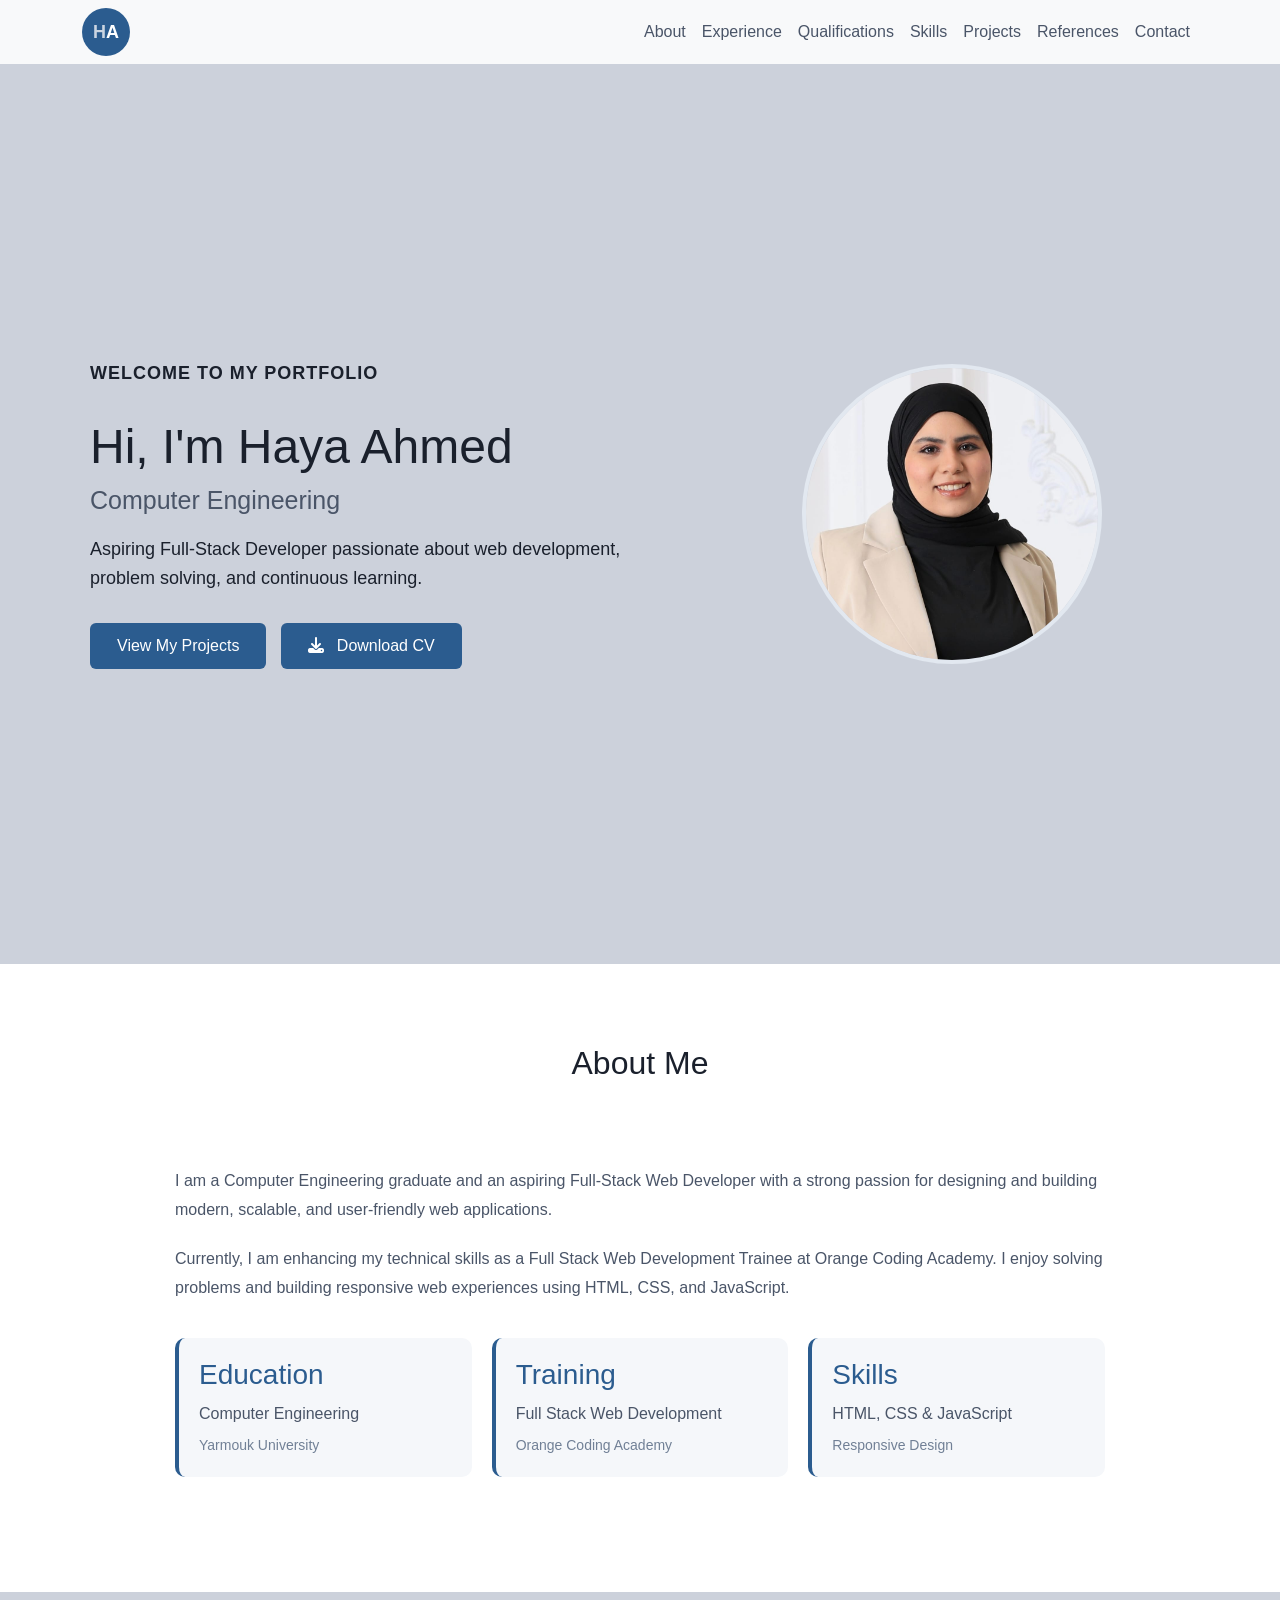
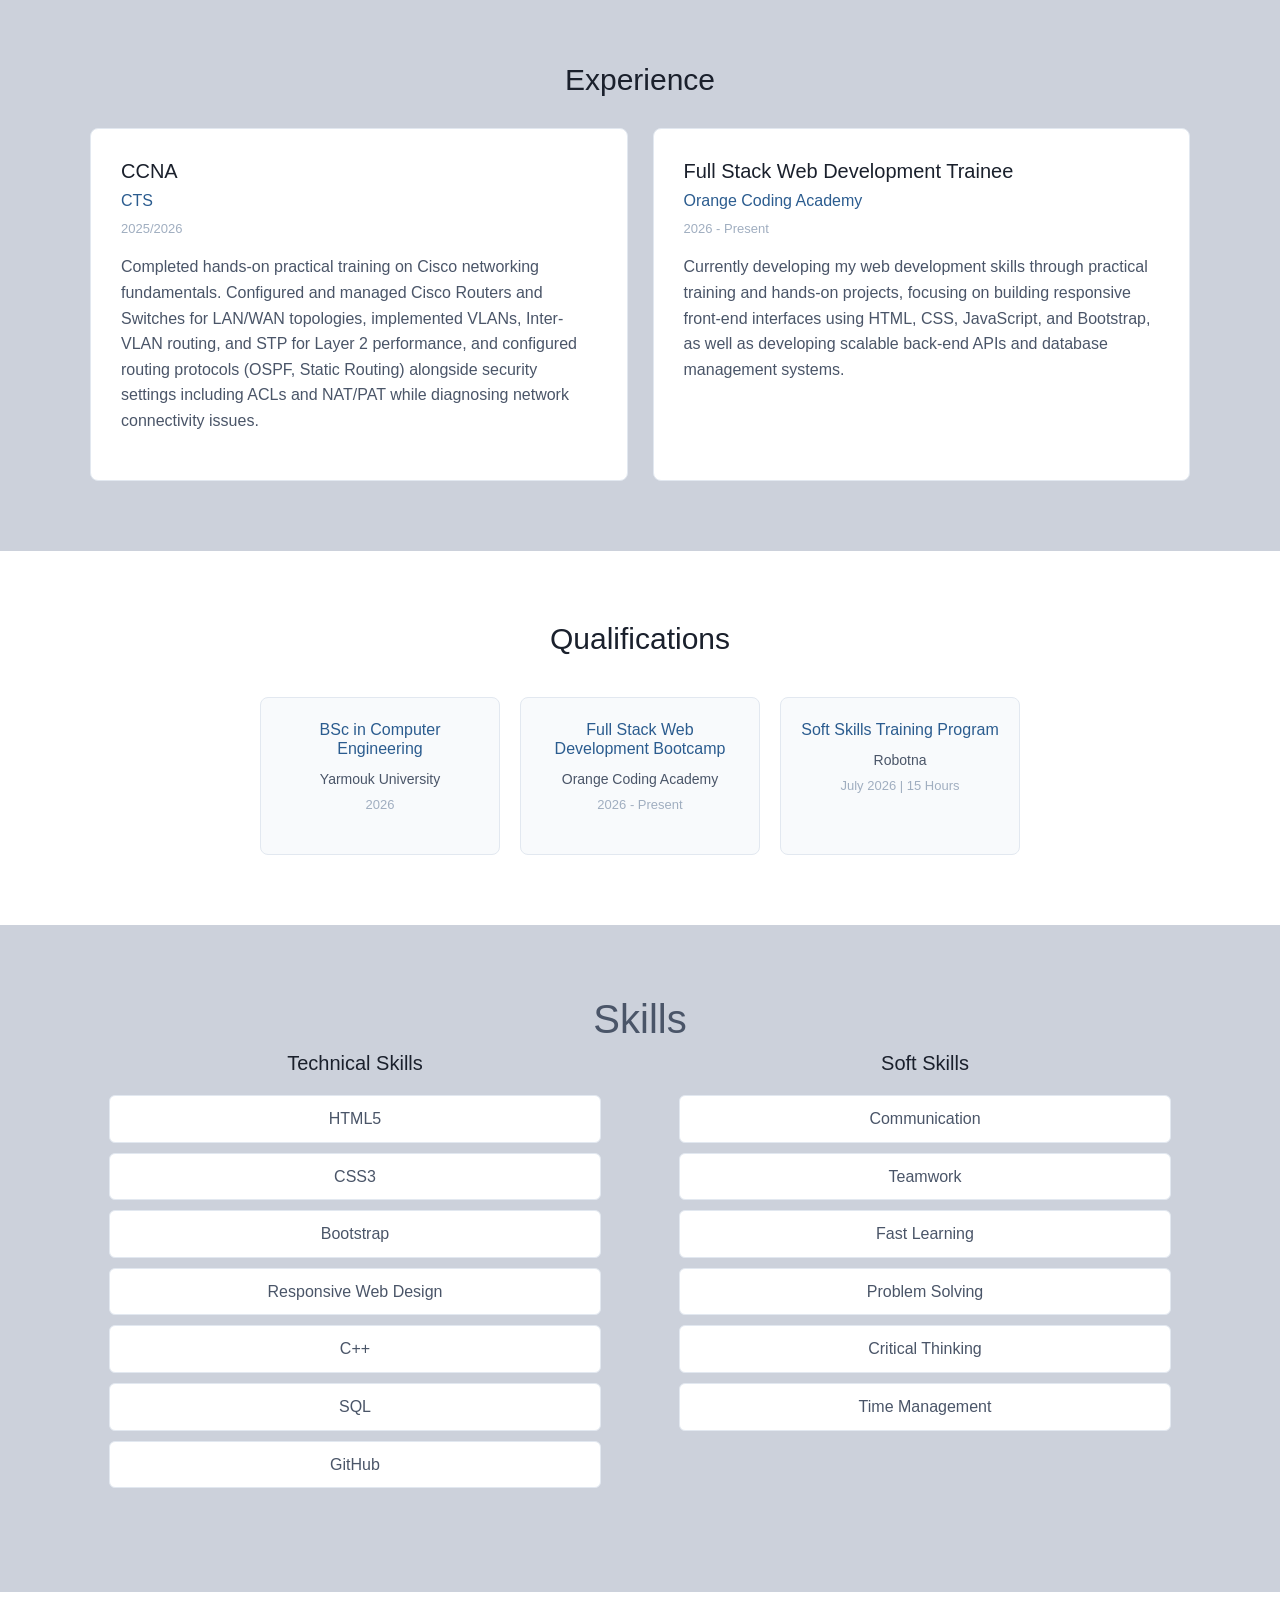
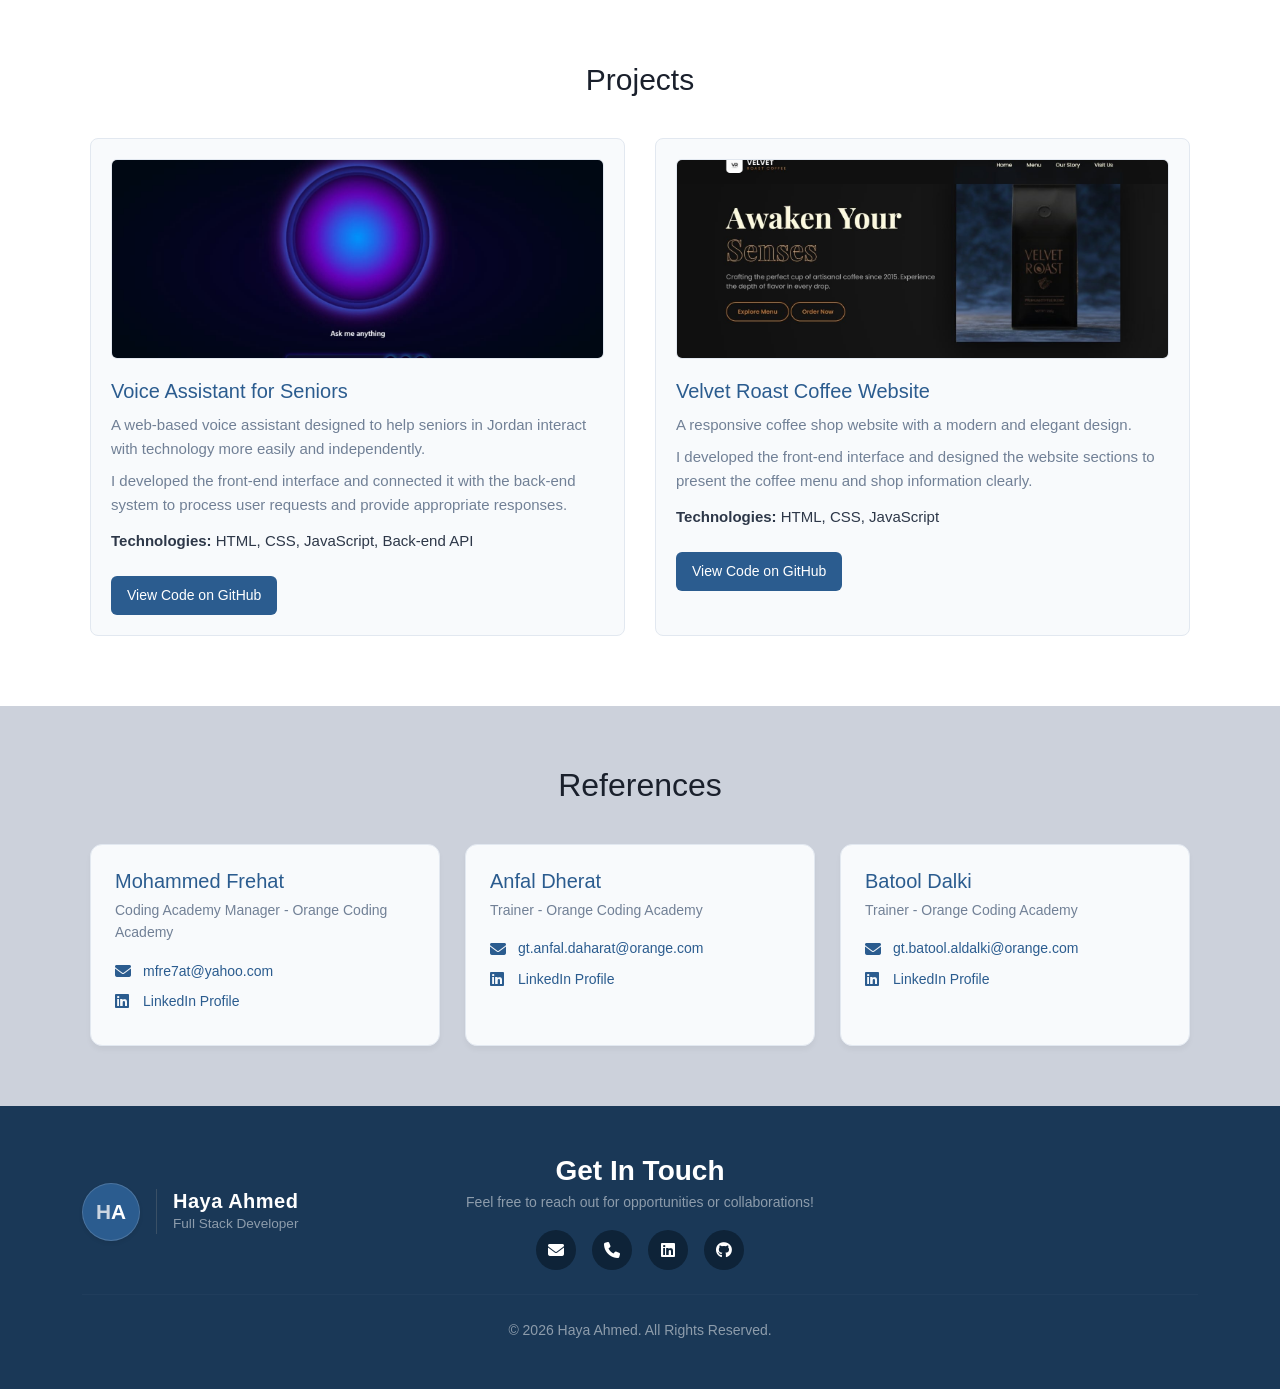
<file: index.html>
<!DOCTYPE html>
<html lang="en">

<head>
    <meta charset="UTF-8">
    <meta name="viewport" content="width=device-width, initial-scale=1.0">
    <title>Haya Ahmed | Portfolio</title>
    
    <!-- Bootstrap CSS -->
    <link href="https://cdn.jsdelivr.net/npm/bootstrap@5.3.2/dist/css/bootstrap.min.css" rel="stylesheet">

    <!-- Font Awesome Icons -->
    <link rel="stylesheet" href="https://cdnjs.cloudflare.com/ajax/libs/font-awesome/6.4.0/css/all.min.css">

    <link rel="stylesheet" href="style.css">
</head>

<body>

    <nav class="navbar navbar-expand-lg bg-body-tertiary sticky-top">
        <div class="container">
            <!-- Logo -->
            <a class="navbar-brand rounded-circle text-white d-flex align-items-center justify-content-center" 
            href="#" 
            style="width: 48px; height: 48px; background-color: #0d427a;">
            <span style="color: #cbd5e1;">H</span>A
            </a>

            <!-- Bootstrap Burger Button -->
            <button class="navbar-toggler" type="button" data-bs-toggle="collapse" data-bs-target="#navbarNav" aria-controls="navbarNav" aria-expanded="false" aria-label="Toggle navigation">
            <span class="navbar-toggler-icon"></span>
            </button>

            <!-- Links -->
            <div class="collapse navbar-collapse" id="navbarNav">
            <ul class="navbar-nav ms-auto text-center">
                <li class="nav-item"><a class="nav-link" href="#about">About</a></li>
                <li class="nav-item"><a class="nav-link" href="#experience">Experience</a></li>
                <li class="nav-item"><a class="nav-link" href="#qualifications">Qualifications</a></li>
                <li class="nav-item"><a class="nav-link" href="#skills">Skills</a></li>
                <li class="nav-item"><a class="nav-link" href="#projects">Projects</a></li>
                <li class="nav-item"><a class="nav-link" href="#references">References</a></li>
                <li class="nav-item"><a class="nav-link" href="#contact">Contact</a></li>
            </ul>
            </div>
        </div>
    </nav>

    <!-- Hero Section -->
    <section class="hero">
        <div class="container">
            <div class="hero-content">
                <div class="hero-text">
                    <p class="welcome">WELCOME TO MY PORTFOLIO</p>
                    <h1>Hi, I'm Haya Ahmed</h1>
                    <h2>Computer Engineering</h2>
                    <p>
                        Aspiring Full-Stack Developer passionate about web development,
                        problem solving, and continuous learning.
                    </p>
                    <div class="hero-buttons">
                        <a href="#projects" class="btn btn-primary-custom">View My Projects</a>
                       
                        <a href="Haya_ComputerEng (3).pdf" target="_blank" download="Haya_Ahmed_CV.pdf" class="btn btn-outline-custom">
                            <i class="fa-solid fa-download me-2"></i> Download CV
                        </a>
                    </div>
                </div>
                <div class="hero-image">
                    <img src="image/image1.jpeg" alt="Haya Ahmed">
                </div>
            </div>
        </div>
    </section>
    <section id="about" class="about">
        <div class="container">

            <h2>About Me</h2>

            <div class="about-card">

                <div class="about-text">
                    <p>
                        I am a Computer Engineering graduate and an aspiring
                        Full-Stack Web Developer with a strong passion for
                        designing and building modern, scalable, and
                        user-friendly web applications.
                    </p>

                    <p>
                        Currently, I am enhancing my technical skills as a
                        Full Stack Web Development Trainee at Orange Coding
                        Academy. I enjoy solving problems and building
                        responsive web experiences using HTML, CSS, and JavaScript.
                    </p>
                </div>

                <div class="about-info">

                    <div class="info-box">
                        <h3>Education</h3>
                        <p>Computer Engineering</p>
                        <span>Yarmouk University</span>
                    </div>

                    <div class="info-box">
                        <h3>Training</h3>
                        <p>Full Stack Web Development</p>
                        <span>Orange Coding Academy</span>
                    </div>

                    <div class="info-box">
                        <h3>Skills</h3>
                        <p>HTML, CSS & JavaScript</p>
                        <span>Responsive Design</span>
                    </div>

                </div>

            </div>

        </div>
    </section>
        <!-- Experience Section -->
        <section id="experience" class="experience">
            <div class="container">
                <h2>Experience</h2>
                
                <div class="experience-grid">
                    <div class="experience-card">
                        <h3>CCNA</h3>
                        <h4>CTS</h4>
                        <p class="date">2025/2026</p>
                        <p>
                            Completed hands-on practical training on Cisco networking fundamentals. 
                            Configured and managed Cisco Routers and Switches for LAN/WAN topologies, implemented VLANs, Inter-VLAN routing, and STP for Layer 2 performance, and configured routing protocols (OSPF, Static Routing)
                            alongside security settings including ACLs and NAT/PAT while diagnosing network connectivity issues.
                        </p>
                    </div>
                    <div class="experience-card">
                        <h3>Full Stack Web Development Trainee</h3>
                        <h4>Orange Coding Academy</h4>
                        <p class="date">2026 - Present</p>
                        <p>
                            Currently developing my web development skills through practical training and hands-on projects,
                            focusing on building responsive front-end interfaces using HTML, CSS, JavaScript, and Bootstrap, as well as developing scalable back-end APIs 
                            and database management systems.
                        </p>
                    </div>
                </div>
            </div>
        </section>

    <!-- Qualifications Section -->
    <section id="qualifications" class="qualifications">
        <div class="container">
            <h2>Qualifications</h2>
            <div class="qualification-container">
                <div class="qualification-card">
                    <h3>BSc in Computer Engineering</h3>
                    <p class="institution">Yarmouk University</p>
                    <p class="date">2026</p>
                </div>
                <div class="qualification-card">
                    <h3>Full Stack Web Development Bootcamp</h3>
                    <p class="institution">Orange Coding Academy</p>
                    <p class="date">2026 - Present</p>
                </div>

                <div class="qualification-card">
                    <h3>Soft Skills Training Program</h3>
                    <p class="institution">Robotna</p>
                    <p class="date">July 2026 | 15 Hours</p>
                </div>
            </div>
        </div>
    </section>

    <!-- Skills Section -->
    <section id="skills" class="skills">
        <div class="container">
            <h1>Skills</h1>
            <div class="row">
                <!-- Technical Skills -->
                <div class="col-6 mb-4">
                    <h3>Technical Skills</h3>
                    <div class="skill-box">HTML5</div>
                    <div class="skill-box">CSS3</div>
                    <div class="skill-box">Bootstrap</div>
                    <div class="skill-box">Responsive Web Design</div>
                    <div class="skill-box">C++</div>
                    <div class="skill-box">SQL</div>
                    <div class="skill-box">GitHub</div>
                </div>
                <!-- Soft Skills -->
                <div class="col-6 mb-4">
                    <h3>Soft Skills</h3>
                    <div class="skill-box">Communication</div>
                    <div class="skill-box">Teamwork</div>
                    <div class="skill-box">Fast Learning</div>
                    <div class="skill-box">Problem Solving</div>
                    <div class="skill-box">Critical Thinking</div>
                    <div class="skill-box">Time Management</div>
                    
                </div>
            </div>
        </div>
    </section>

    <!-- Projects Section -->
    <section id="projects" class="projects">
        <div class="container">
            <h2>Projects</h2>
            <div class="projects-grid">
                
                <!-- Project Card 1 -->
                <div class="project-card">
                    <div class="project-image">
                        <img id="main-project-img-1" src="image/image2.jpg" alt="Voice Assistant Main Interface">
                    </div>
                    
                    <div class="project-info">
                        <h3>Voice Assistant for Seniors</h3>
                        <p>
                            A web-based voice assistant designed to help seniors in
                            Jordan interact with technology more easily and independently.
                        </p>
                        <p>
                            I developed the front-end interface and connected it with
                            the back-end system to process user requests and provide
                            appropriate responses.
                        </p>
                        <p class="tech-stack">
                            <strong>Technologies:</strong> HTML, CSS, JavaScript, Back-end API
                        </p>
                        
                        <a href="https://github.com/Haya155/Task1" target="_blank" class="github-link">
                            View Code on GitHub
                        </a>
                    </div>
                </div>

                <!-- Project Card 2 -->
                <div class="project-card">
                    <div class="project-image">
                    <img id="main-project-img-2" src="image/7a7a59bf-4442-433d-9dd3-db227d00484e.jpg" alt="Project 2 Interface">
                    </div>
                    
                    <div class="project-info">
                        <h3>Velvet Roast Coffee Website</h3>
                        <p>
                            A responsive coffee shop website with a modern and elegant design.
                        </p>
                        <p>
                            I developed the front-end interface and designed the website sections to present the coffee menu and shop information clearly.
                        </p>
                        <p class="tech-stack">
                            <strong>Technologies:</strong> HTML, CSS, JavaScript
                        </p>
                        
                       
                        <a href="https://github.com/Haya155/task2_css" target="_blank" class="github-link">
                            View Code on GitHub
                        </a>
                    </div>
                </div>

            </div>
        </div>
    </section>
    <!-- References Section -->
   
    <section id="references" class="references">
        <div class="container">
            <h2>References</h2>
            
            <div class="references-grid">
                <div class="reference-card">
                    <h3>Mohammed Frehat</h3>
                    <p class="role">Coding Academy Manager - Orange Coding Academy</p>
                    <p><i class="fa-solid fa-envelope"></i>
                        <a href="https://mail.google.com/mail/?view=cm&fs=1&to=mfre7at@yahoo.com" target="_blank">mfre7at@yahoo.com</a>
                    </p>
                    <p><i class="fa-brands fa-linkedin"></i>
                        <a href="https://www.linkedin.com/in/mohammed-frehat-9222402b/" target="_blank">LinkedIn Profile</a>
                    </p>
                </div>

                <div class="reference-card">
                    <h3>Anfal Dherat</h3>
                    <p class="role">Trainer - Orange Coding Academy</p>
                    <p><i class="fa-solid fa-envelope"></i>
                        <a href="https://mail.google.com/mail/?view=cm&fs=1&to=gt.anfal.daharat@orange.com" target="_blank">gt.anfal.daharat@orange.com</a>
                    </p>
                    <p><i class="fa-brands fa-linkedin"></i>
                        <a href="https://www.linkedin.com/in/anfal-dherat/" target="_blank">LinkedIn Profile</a>
                    </p>
                </div>

                <div class="reference-card">
                    <h3>Batool Dalki</h3>
                    <p class="role">Trainer - Orange Coding Academy</p>
                    <p><i class="fa-solid fa-envelope"></i>
                        <a href="https://mail.google.com/mail/?view=cm&fs=1&to=gt.batool.aldalki@orange.com" target="_blank">gt.batool.aldalki@orange.com</a>
                    </p>
                    <p><i class="fa-brands fa-linkedin"></i>
                        <a href="https://www.linkedin.com/in/batool-walid-b33894228/" target="_blank">LinkedIn Profile</a>
                    </p>
                </div>
            </div>

        </div>
    </section>
<!-- Footer / Contact Section -->
    <footer id="contact" class="text-white py-5">
        <div class="container">
            
            <div class="row align-items-center gy-4">
                
                <div class="col-lg-4 text-start">
                    <div class="d-inline-flex align-items-center gap-3">
                        <a class="navbar-brand rounded-circle text-white d-flex align-items-center justify-content-center flex-shrink-0 shadow-sm" 
                           href="#" 
                           style="width: 58px; height: 58px; background-color: #0d427a; font-size: 1.3rem; font-weight: bold; border: 1px solid rgba(255,255,255,0.15);">
                           <span style="color: #cbd5e1;">H</span>A
                        </a>
                        <div class="border-start border-secondary ps-3" style="--bs-border-opacity: .4;">
                            <h5 class="fw-bold mb-0 text-white" style="letter-spacing: 0.5px;">Haya Ahmed</h5>
                            <p class="text-white-50 small mb-0" style="font-size: 0.85rem;">Full Stack Developer</p>
                        </div>
                    </div>
                </div>
                <div class="col-lg-4 text-center">
                    <h3 class="fw-bold mb-1">Get In Touch</h3>
                    <p class="text-white-50 small mb-3">Feel free to reach out for opportunities or collaborations!</p>
                    
                    <div class="d-flex justify-content-center gap-3">
                        <a href="https://mail.google.com/mail/?view=cm&fs=1&to=hayamoh152002@gmail.com" target="_blank" class="btn btn-social rounded-circle d-flex align-items-center justify-content-center" title="Email">
                            <i class="fa-solid fa-envelope"></i>
                        </a>
                        <a href="tel:0779352571" class="btn btn-social rounded-circle d-flex align-items-center justify-content-center" title="Phone">
                            <i class="fa-solid fa-phone"></i>
                        </a>
                        <a href="https://www.linkedin.com/in/haya-ahmed-5a1314333" target="_blank" class="btn btn-social rounded-circle d-flex align-items-center justify-content-center" title="LinkedIn">
                            <i class="fa-brands fa-linkedin"></i>
                        </a>
                        <a href="https://github.com/Haya155" target="_blank" class="btn btn-social rounded-circle d-flex align-items-center justify-content-center" title="GitHub">
                            <i class="fa-brands fa-github"></i>
                        </a>
                    </div>
                </div>
                <div class="col-lg-4 d-none d-lg-block"></div>

            </div>

         
            <hr class="my-4" style="border-color: rgba(255, 255, 255, 0.1);">

            <div class="text-center">
                <p class="text-white-50 small mb-0">
                    © 2026 Haya Ahmed. All Rights Reserved.
                </p>
            </div>

        </div>
    </footer>
    <script src="https://cdn.jsdelivr.net/npm/bootstrap@5.3.2/dist/js/bootstrap.bundle.min.js"></script>
</html>
</file>
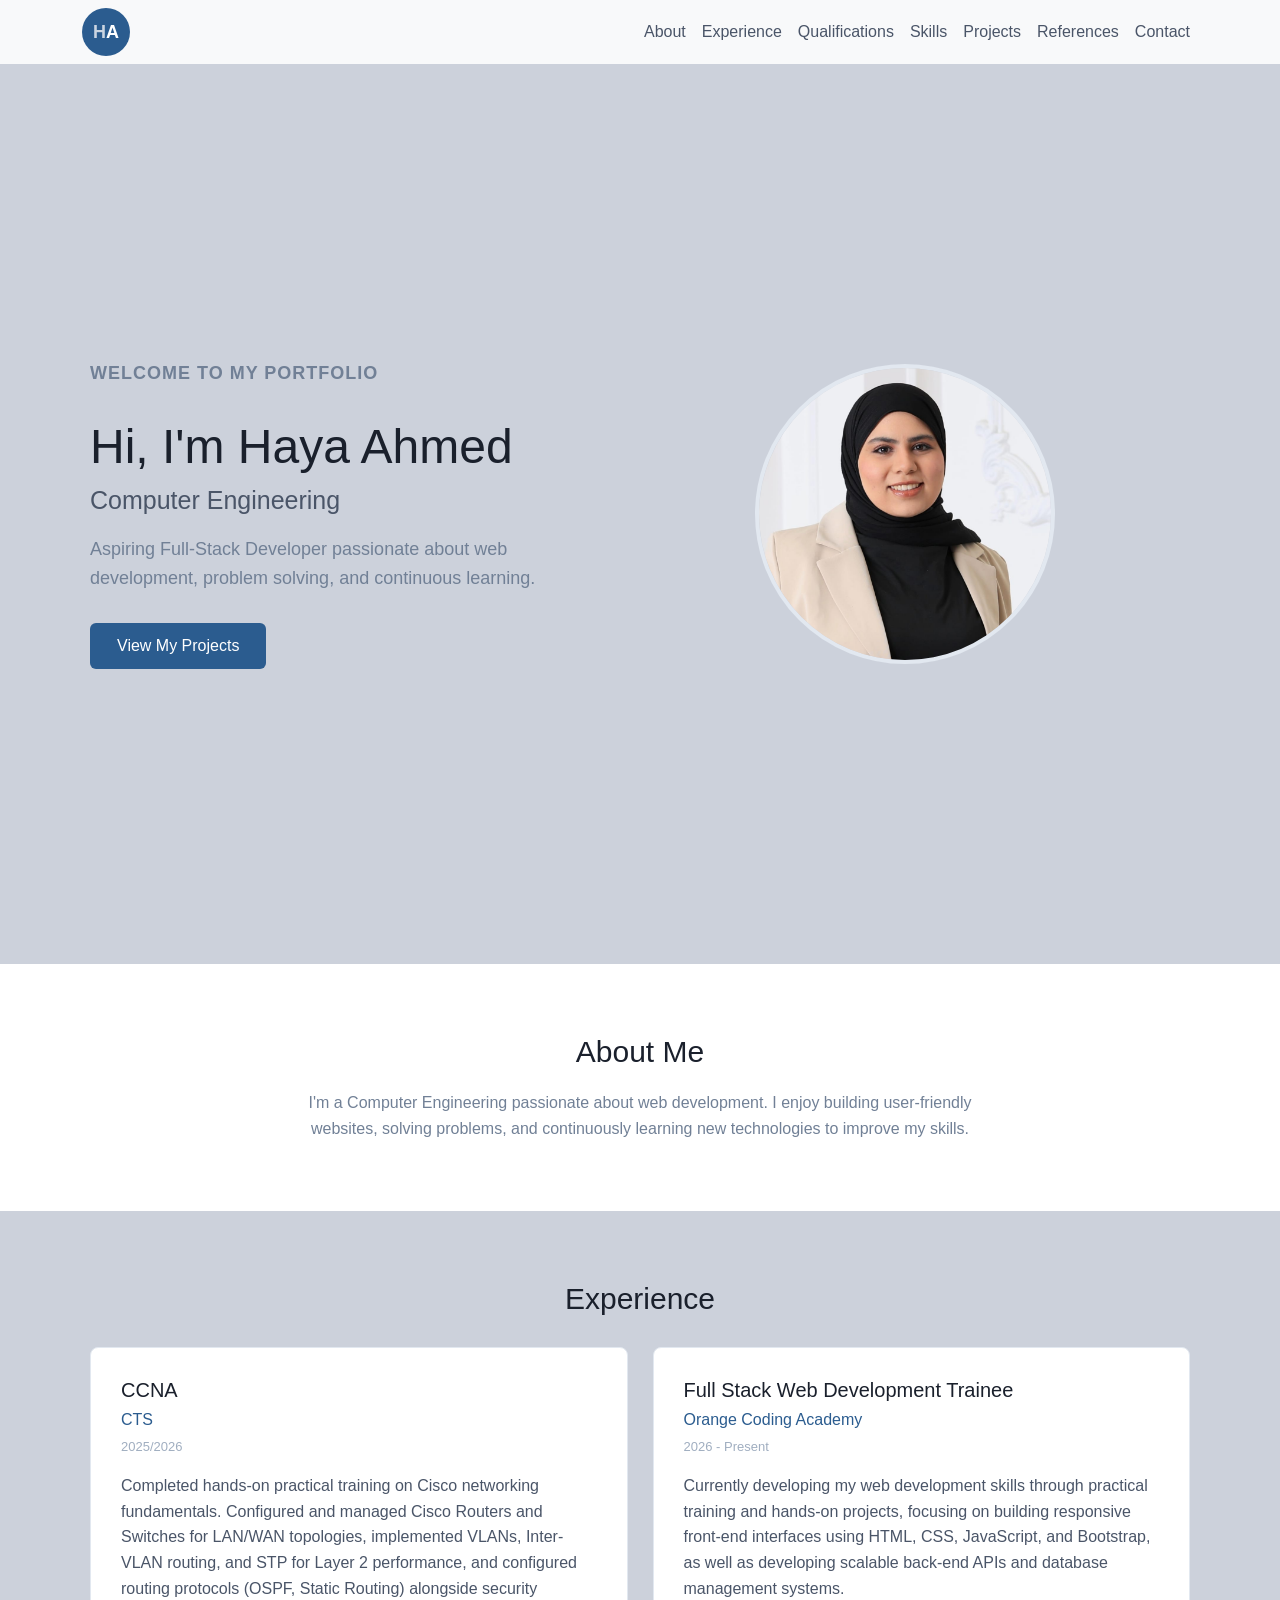
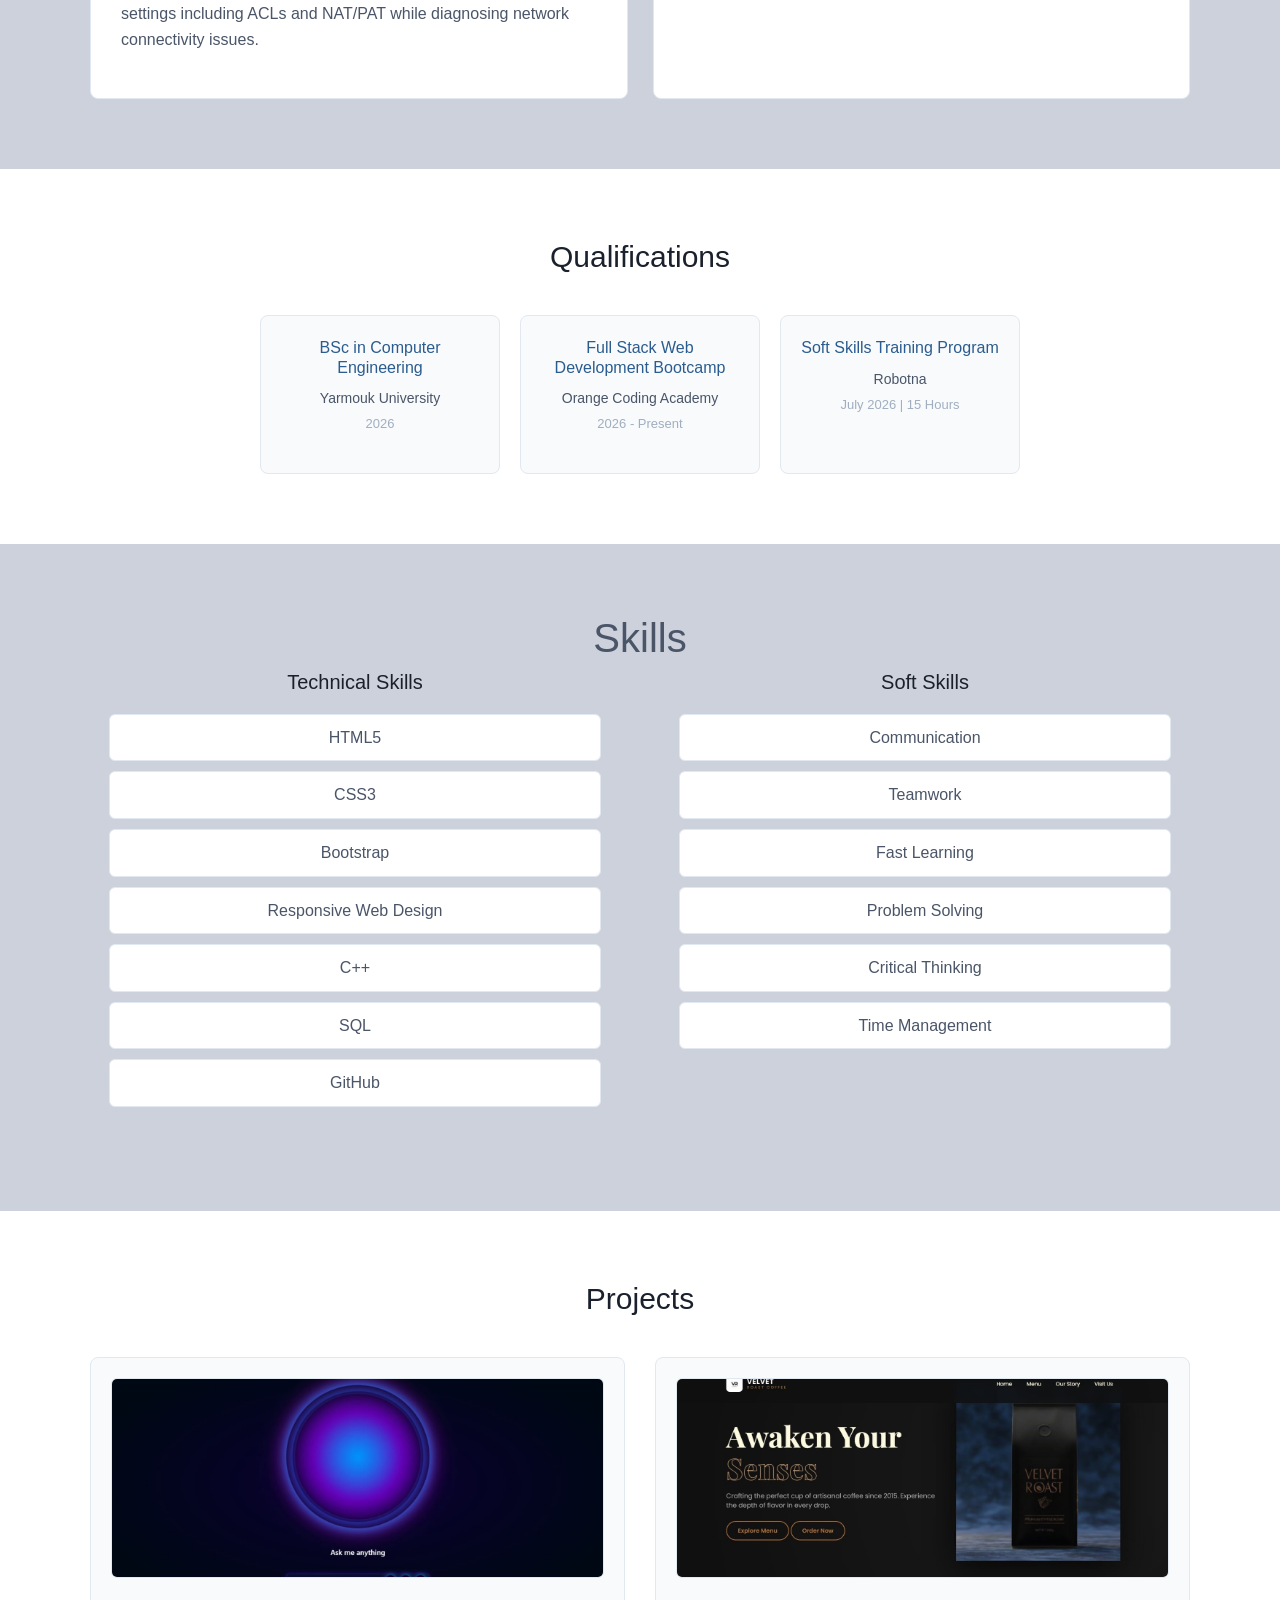
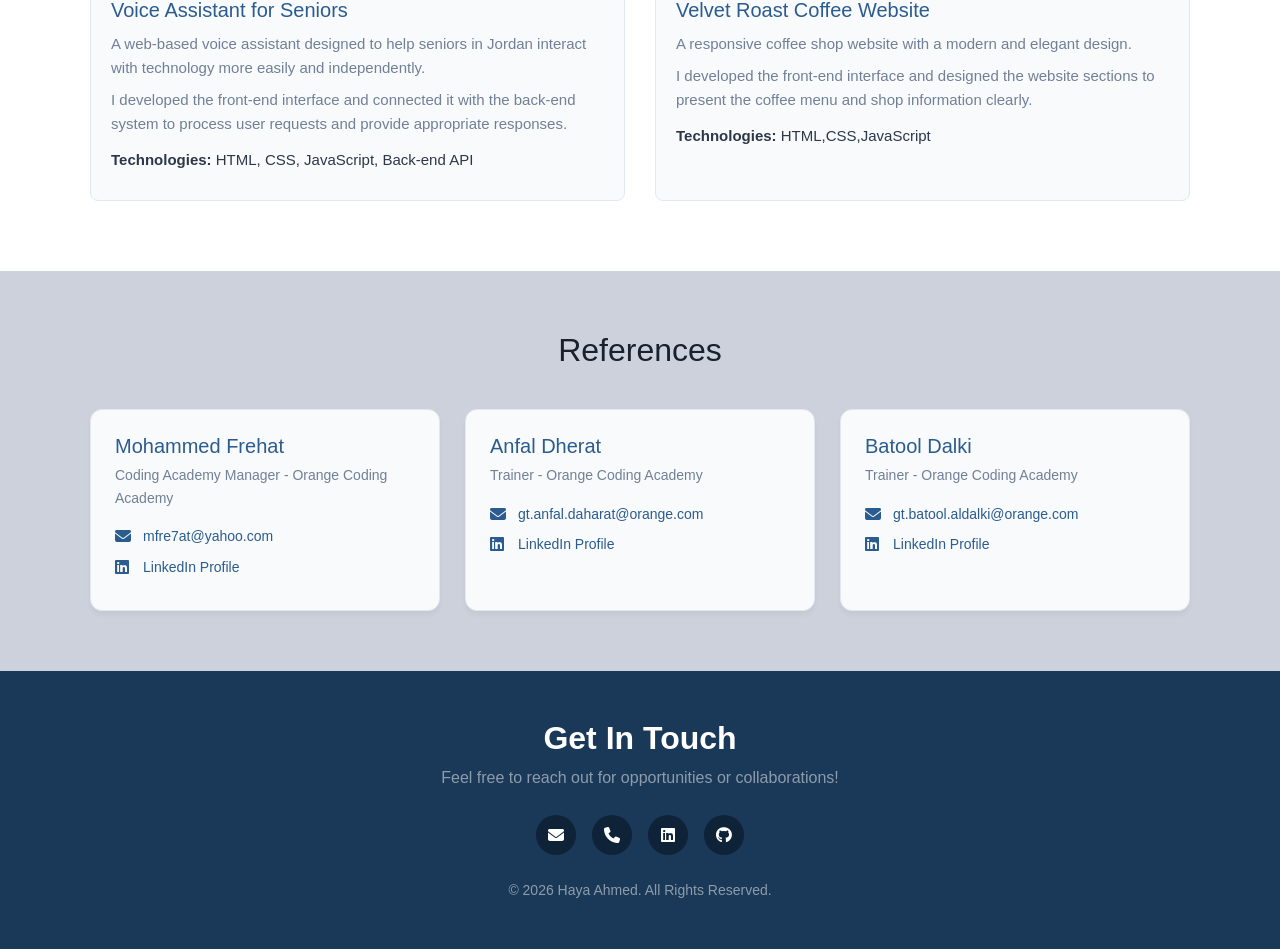
<file: project1-portfolio/index.html>
<!DOCTYPE html>
<html lang="en">

<head>
    <meta charset="UTF-8">
    <meta name="viewport" content="width=device-width, initial-scale=1.0">
    <title>Haya Ahmeed | Portfolio</title>
    
    <!-- Bootstrap CSS -->
    <link href="https://cdn.jsdelivr.net/npm/bootstrap@5.3.2/dist/css/bootstrap.min.css" rel="stylesheet">

    <!-- Font Awesome Icons -->
    <link rel="stylesheet" href="https://cdnjs.cloudflare.com/ajax/libs/font-awesome/6.4.0/css/all.min.css">

    <link rel="stylesheet" href="style.css">
</head>

<body>

    <nav class="navbar navbar-expand-lg bg-body-tertiary sticky-top">
        <div class="container">
            <!-- Logo -->
            <a class="navbar-brand rounded-circle text-white d-flex align-items-center justify-content-center" 
            href="#" 
            style="width: 48px; height: 48px; background-color: #0d427a;">
            <span style="color: #cbd5e1;">H</span>A
            </a>

            <!-- Bootstrap Burger Button -->
            <button class="navbar-toggler" type="button" data-bs-toggle="collapse" data-bs-target="#navbarNav" aria-controls="navbarNav" aria-expanded="false" aria-label="Toggle navigation">
            <span class="navbar-toggler-icon"></span>
            </button>

            <!-- Links -->
            <div class="collapse navbar-collapse" id="navbarNav">
            <ul class="navbar-nav ms-auto text-center">
                <li class="nav-item"><a class="nav-link" href="#about">About</a></li>
                <li class="nav-item"><a class="nav-link" href="#experience">Experience</a></li>
                <li class="nav-item"><a class="nav-link" href="#qualifications">Qualifications</a></li>
                <li class="nav-item"><a class="nav-link" href="#skills">Skills</a></li>
                <li class="nav-item"><a class="nav-link" href="#projects">Projects</a></li>
                <li class="nav-item"><a class="nav-link" href="#references">References</a></li>
                <li class="nav-item"><a class="nav-link" href="#contact">Contact</a></li>
            </ul>
            </div>
        </div>
    </nav>

    <!-- Hero Section -->
    <section class="hero">
        <div class="container">
            <div class="hero-content">
                <div class="hero-text">
                    <p class="welcome">WELCOME TO MY PORTFOLIO</p>
                    <h1>Hi, I'm Haya Ahmed</h1>
                    <h2>Computer Engineering</h2>
                    <p>
                        Aspiring Full-Stack Developer passionate about web development,
                        problem solving, and continuous learning.
                    </p>
                    <a href="#projects" class="btn">View My Projects</a>
                </div>
                <div class="hero-image">
                    <img src="image/image1.jpeg" alt="Haya Ahmed">
                </div>
            </div>
        </div>
    </section>

    <!-- About Section -->
    <section id="about" class="about">
        <div class="container">
            <h2>About Me</h2>
            <p>
                I'm a Computer Engineering passionate about web development.
                I enjoy building user-friendly websites, solving problems, and
                continuously learning new technologies to improve my skills.
            </p>
        </div>
    </section>


    <!-- Experience Section -->
    <section id="experience" class="experience">
        <div class="container">
            <h2>Experience</h2>
             
            <div class="experience-grid">
                <div class="experience-card">
                    <h3>CCNA</h3>
                    <h4>CTS</h4>
                    <p class="date">2025/2026</p>
                    <p>
                        Completed hands-on practical training on Cisco networking fundamentals. 
                        Configured and managed Cisco Routers and Switches for LAN/WAN topologies, implemented VLANs, Inter-VLAN routing, and STP for Layer 2 performance, and configured routing protocols (OSPF, Static Routing)
                        alongside security settings including ACLs and NAT/PAT while diagnosing network connectivity issues.
                    </p>
                </div>
                <div class="experience-card">
                    <h3>Full Stack Web Development Trainee</h3>
                    <h4>Orange Coding Academy</h4>
                    <p class="date">2026 - Present</p>
                    <p>
                        Currently developing my web development skills through practical training and hands-on projects,
                        focusing on building responsive front-end interfaces using HTML, CSS, JavaScript, and Bootstrap, as well as developing scalable back-end APIs 
                        and database management systems.
                    </p>
                </div>
            </div>
        </div>
    </section>

    <!-- Qualifications Section -->
    <section id="qualifications" class="qualifications">
        <div class="container">
            <h2>Qualifications</h2>
            <div class="qualification-container">
                <div class="qualification-card">
                    <h3>BSc in Computer Engineering</h3>
                    <p class="institution">Yarmouk University</p>
                    <p class="date">2026</p>
                </div>
                <div class="qualification-card">
                    <h3>Full Stack Web Development Bootcamp</h3>
                    <p class="institution">Orange Coding Academy</p>
                    <p class="date">2026 - Present</p>
                </div>

                <div class="qualification-card">
                    <h3>Soft Skills Training Program</h3>
                    <p class="institution">Robotna</p>
                    <p class="date">July 2026 | 15 Hours</p>
                </div>
            </div>
        </div>
    </section>

    <!-- Skills Section -->
    <section id="skills" class="skills">
        <div class="container">
            <h1>Skills</h1>
            <div class="row">
                <!-- Technical Skills -->
                <div class="col-6 mb-4">
                    <h3>Technical Skills</h3>
                    <div class="skill-box">HTML5</div>
                    <div class="skill-box">CSS3</div>
                    <div class="skill-box">Bootstrap</div>
                    <div class="skill-box">Responsive Web Design</div>
                    <div class="skill-box">C++</div>
                    <div class="skill-box">SQL</div>
                    <div class="skill-box">GitHub</div>
                </div>
                <!-- Soft Skills -->
                <div class="col-6 mb-4">
                    <h3>Soft Skills</h3>
                    <div class="skill-box">Communication</div>
                    <div class="skill-box">Teamwork</div>
                    <div class="skill-box">Fast Learning</div>
                    <div class="skill-box">Problem Solving</div>
                    <div class="skill-box">Critical Thinking</div>
                    <div class="skill-box">Time Management</div>
                    
                </div>
            </div>
        </div>
    </section>

    <!-- Projects Section -->
    <section id="projects" class="projects">
        <div class="container">
            <h2>Projects</h2>
            <div class="projects-grid">
                
                <!-- Project Card 1 -->
                <div class="project-card">
                    <div class="project-image">
                        <img id="main-project-img-1" src="image/image2.jpg" alt="Voice Assistant Main Interface">
                        
                    </div>
                    
                    <div class="project-info">
                        <h3>Voice Assistant for Seniors</h3>
                        <p>
                            A web-based voice assistant designed to help seniors in
                            Jordan interact with technology more easily and independently.
                        </p>
                        <p>
                            I developed the front-end interface and connected it with
                            the back-end system to process user requests and provide
                            appropriate responses.
                        </p>
                        <p class="tech-stack">
                            <strong>Technologies:</strong> HTML, CSS, JavaScript, Back-end API
                        </p>
                    </div>
                </div>

                <!-- Project Card 2 -->
                <div class="project-card">
                    <div class="project-image">
                       <img id="main-project-img-2" src="image/7a7a59bf-4442-433d-9dd3-db227d00484e.jpg" alt="Project 2 Interface">
                       
                    </div>
                    
                    <div class="project-info">
                        <h3>Velvet Roast Coffee Website</h3>
                        <p>
                            A responsive coffee shop website with a modern and elegant design.
                        </p>
                        <p>
                            I developed the front-end interface and designed the website sections to present the coffee menu and shop information clearly.
                        </p>
                        <p class="tech-stack">
                            <strong>Technologies:</strong>  HTML,CSS,JavaScript
                        </p>
                    </div>
                </div>


            </div>
        </div>
    </section>

    <!-- References Section -->
   
    <section id="references" class="references">
        <div class="container">
            <h2>References</h2>
            
            <div class="references-grid">
                <div class="reference-card">
                    <h3>Mohammed Frehat</h3>
                    <p class="role">Coding Academy Manager - Orange Coding Academy</p>
                    <p><i class="fa-solid fa-envelope"></i>
                        <a href="https://mail.google.com/mail/?view=cm&fs=1&to=mfre7at@yahoo.com" target="_blank">mfre7at@yahoo.com</a>
                    </p>
                    <p><i class="fa-brands fa-linkedin"></i>
                        <a href="https://www.linkedin.com/in/mohammed-frehat-9222402b/" target="_blank">LinkedIn Profile</a>
                    </p>
                </div>

                <div class="reference-card">
                    <h3>Anfal Dherat</h3>
                    <p class="role">Trainer - Orange Coding Academy</p>
                    <p><i class="fa-solid fa-envelope"></i>
                        <a href="https://mail.google.com/mail/?view=cm&fs=1&to=gt.anfal.daharat@orange.com" target="_blank">gt.anfal.daharat@orange.com</a>
                    </p>
                    <p><i class="fa-brands fa-linkedin"></i>
                        <a href="https://www.linkedin.com/in/anfal-dherat/" target="_blank">LinkedIn Profile</a>
                    </p>
                </div>

                <div class="reference-card">
                    <h3>Batool Dalki</h3>
                    <p class="role">Trainer - Orange Coding Academy</p>
                    <p><i class="fa-solid fa-envelope"></i>
                        <a href="https://mail.google.com/mail/?view=cm&fs=1&to=gt.batool.aldalki@orange.com" target="_blank">gt.batool.aldalki@orange.com</a>
                    </p>
                    <p><i class="fa-brands fa-linkedin"></i>
                        <a href="https://www.linkedin.com/in/batool-walid-b33894228/" target="_blank">LinkedIn Profile</a>
                    </p>
                </div>
            </div>

        </div>
    </section>

    <!-- Footer / Contact Section -->
   
    <footer id="contact" class="text-white py-5">
        <div class="container text-center">
            <h2 class="fw-bold mb-2">Get In Touch</h2>
            <p class="text-white-50 mb-4">Feel free to reach out for opportunities or collaborations!</p>
            
            <!-- Contact Info & Social Icons -->
            <div class="d-flex justify-content-center gap-3 mb-4">
                <a href="https://mail.google.com/mail/?view=cm&fs=1&to=hayamoh152002@gmail.com" target="_blank" class="btn btn-social rounded-circle d-flex align-items-center justify-content-center" title="Email">
                    <i class="fa-solid fa-envelope"></i>
                </a>
                <a href="tel:0779352571" class="btn btn-social rounded-circle d-flex align-items-center justify-content-center" title="Phone">
                    <i class="fa-solid fa-phone"></i>
                </a>
                <a href="https://www.linkedin.com/in/haya-ahmed-5a1314333" target="_blank" class="btn btn-social rounded-circle d-flex align-items-center justify-content-center" title="LinkedIn">
                    <i class="fa-brands fa-linkedin"></i>
                </a>
                <a href="https://github.com/Haya155" target="_blank" class="btn btn-social rounded-circle d-flex align-items-center justify-content-center" title="GitHub">
                    <i class="fa-brands fa-github"></i>
                </a>
            </div>

            <p class="text-white-50 small mb-0">
                © 2026 Haya Ahmed. All Rights Reserved.
            </p>
        </div>
    </footer>
    <script src="https://cdn.jsdelivr.net/npm/bootstrap@5.3.2/dist/js/bootstrap.bundle.min.js"></script>
</html>
</file>
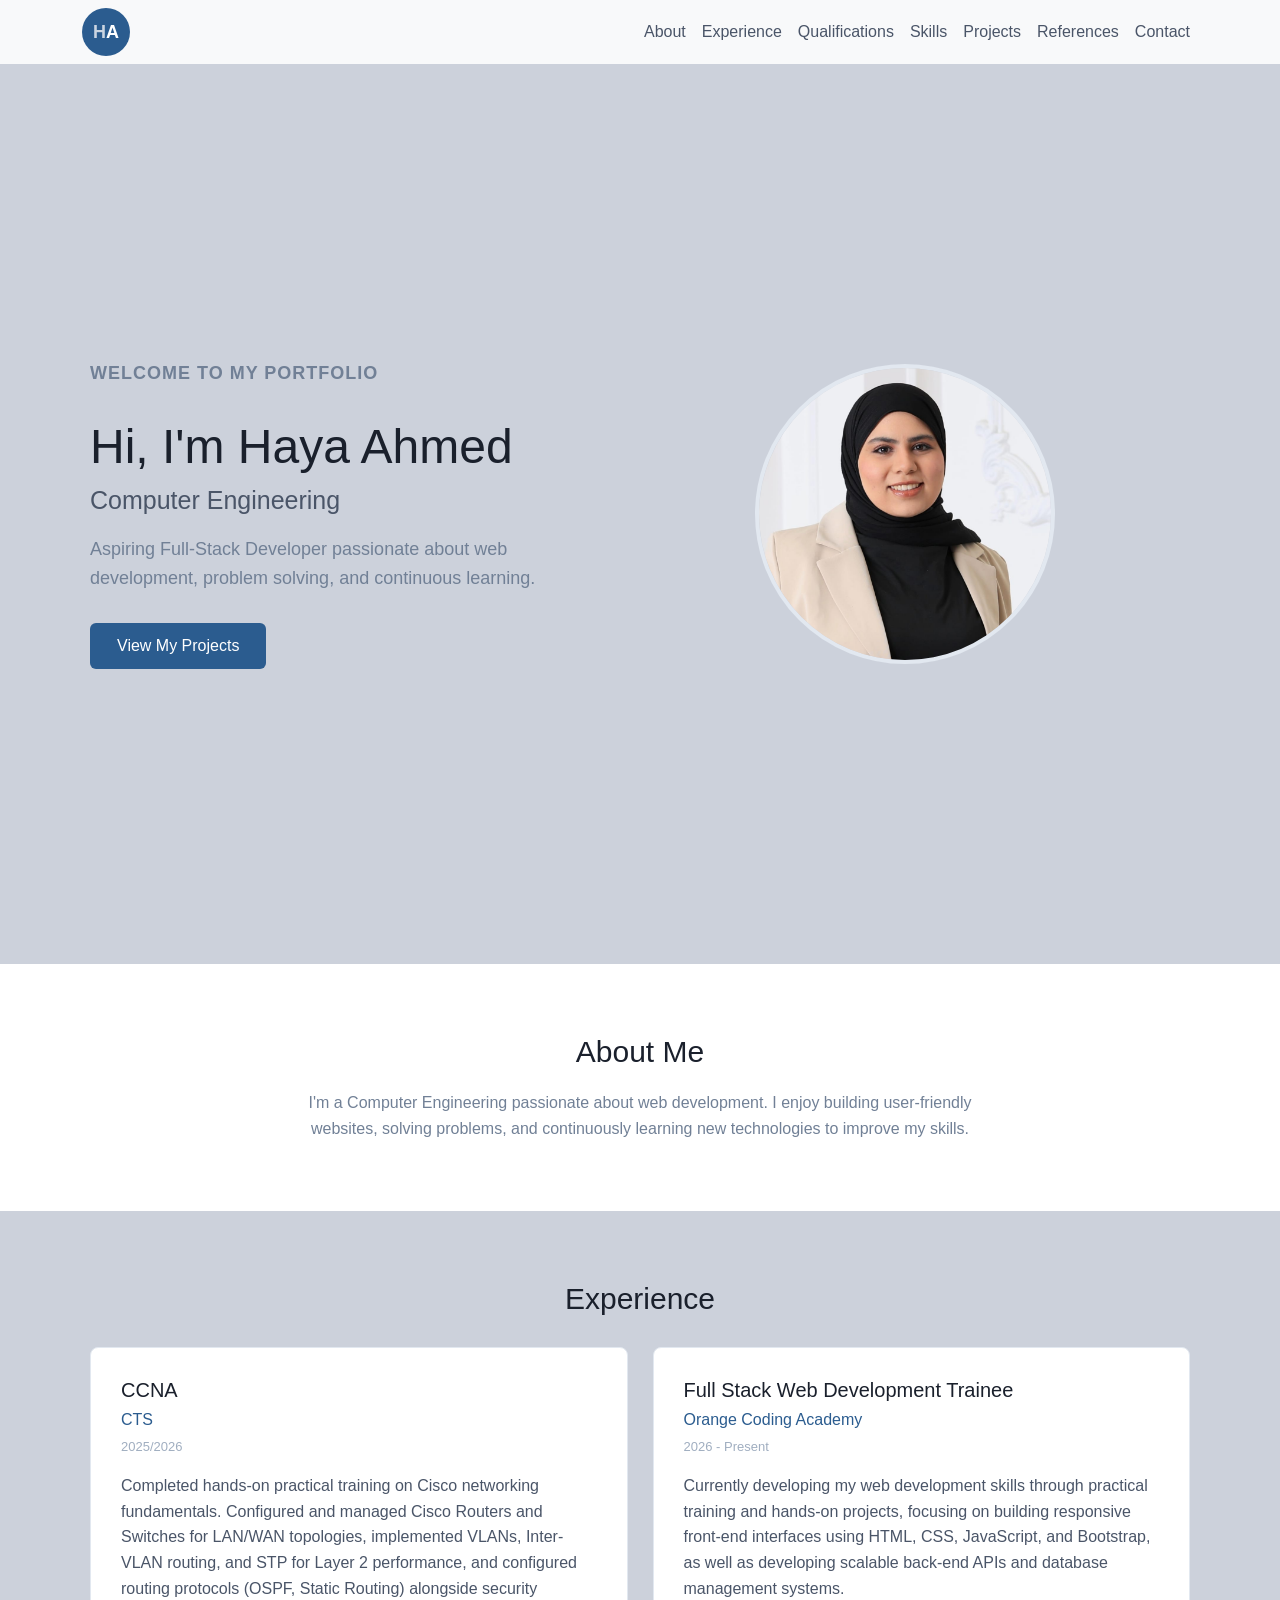
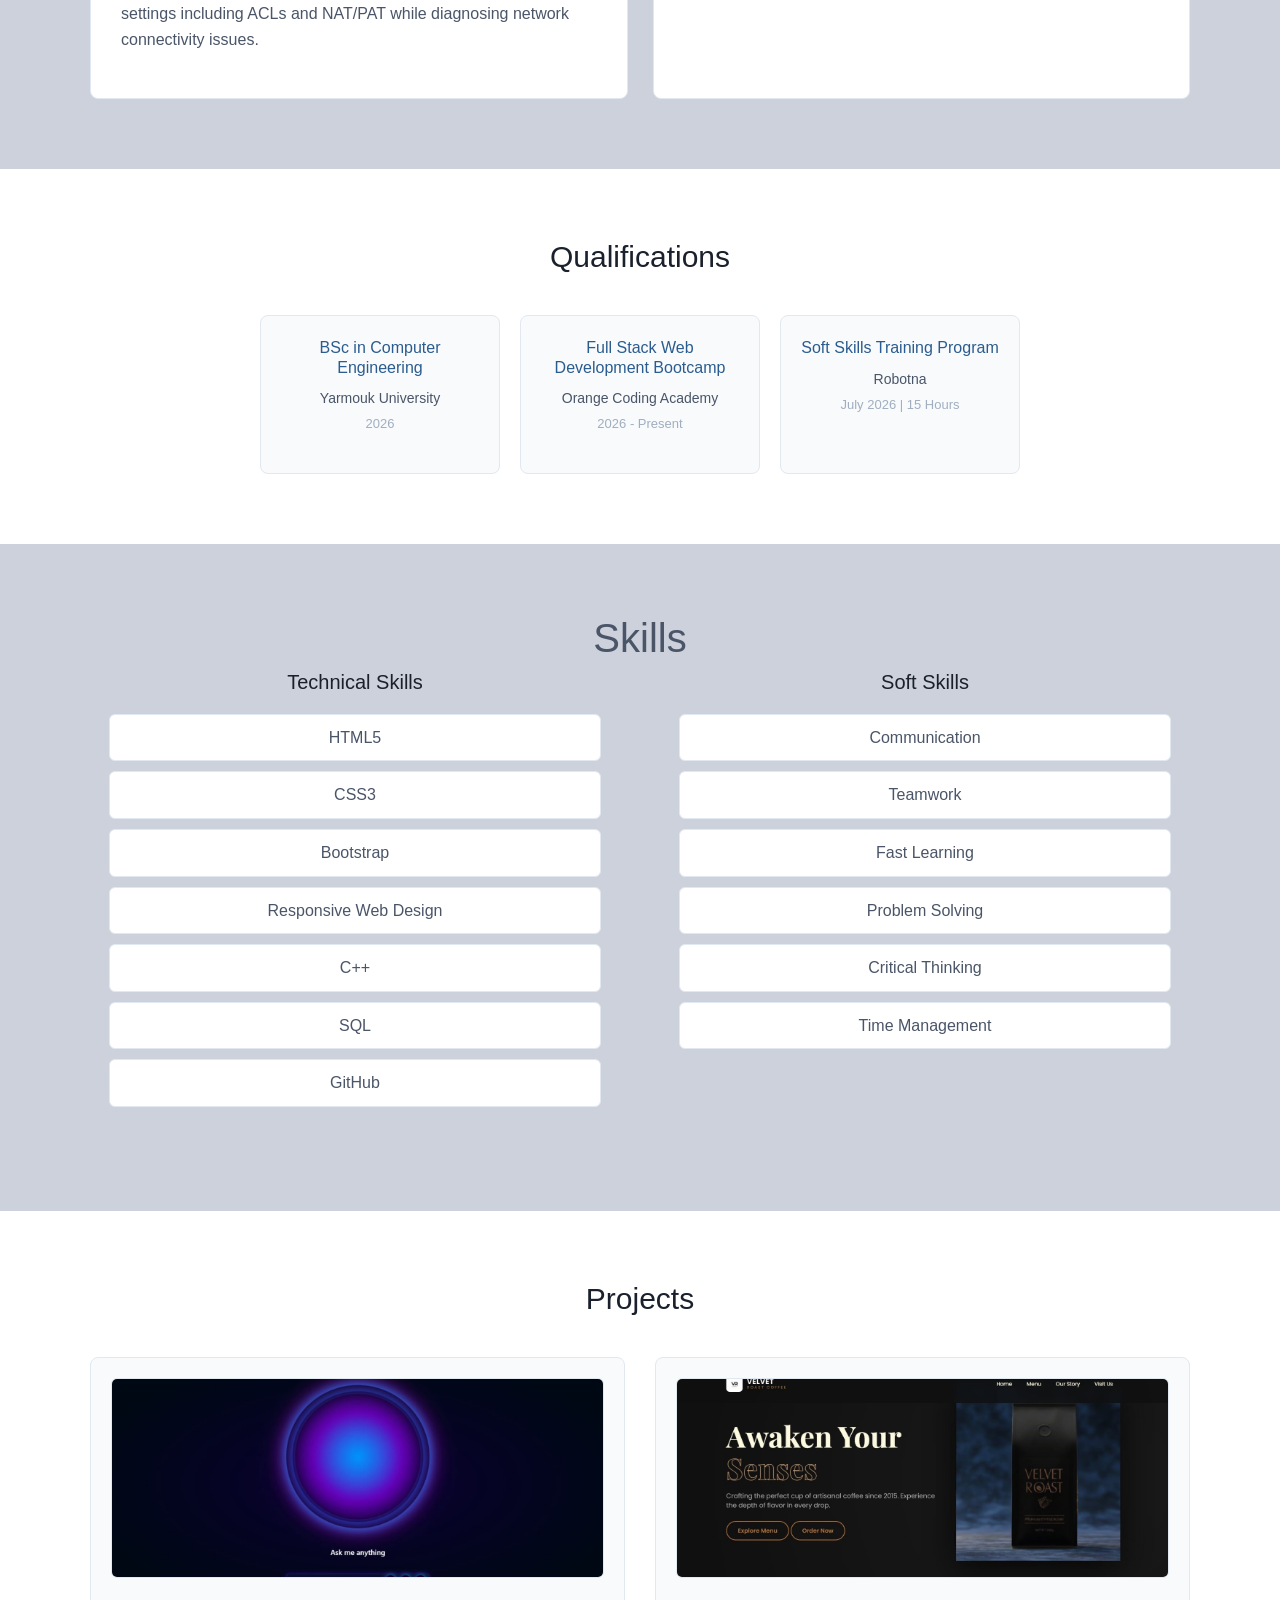
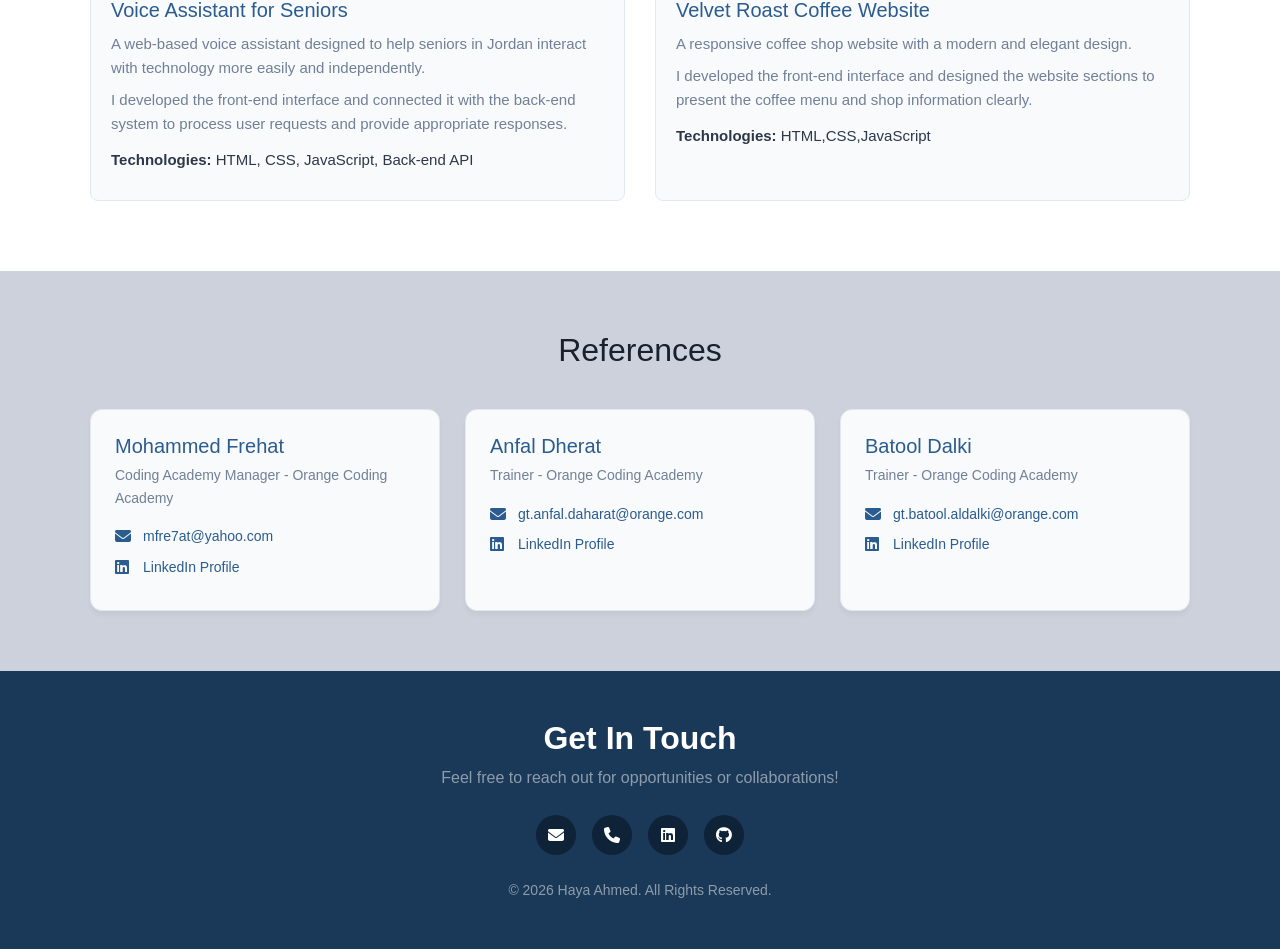
<file: project1-portfolio/index3.html>
<!DOCTYPE html>
<html lang="en">

<head>
    <meta charset="UTF-8">
    <meta name="viewport" content="width=device-width, initial-scale=1.0">
    <title>Haya Ahmeed | Portfolio</title>
    
    <!-- Bootstrap CSS -->
    <link href="https://cdn.jsdelivr.net/npm/bootstrap@5.3.2/dist/css/bootstrap.min.css" rel="stylesheet">

    <!-- Font Awesome Icons -->
    <link rel="stylesheet" href="https://cdnjs.cloudflare.com/ajax/libs/font-awesome/6.4.0/css/all.min.css">

    <link rel="stylesheet" href="style3.css">
</head>

<body>

    <nav class="navbar navbar-expand-lg bg-body-tertiary sticky-top">
        <div class="container">
            <!-- Logo -->
            <a class="navbar-brand rounded-circle text-white d-flex align-items-center justify-content-center" 
            href="#" 
            style="width: 48px; height: 48px; background-color: #0d427a;">
            <span style="color: #cbd5e1;">H</span>A
            </a>

            <!-- Bootstrap Burger Button -->
            <button class="navbar-toggler" type="button" data-bs-toggle="collapse" data-bs-target="#navbarNav" aria-controls="navbarNav" aria-expanded="false" aria-label="Toggle navigation">
            <span class="navbar-toggler-icon"></span>
            </button>

            <!-- Links -->
            <div class="collapse navbar-collapse" id="navbarNav">
            <ul class="navbar-nav ms-auto text-center">
                <li class="nav-item"><a class="nav-link" href="#about">About</a></li>
                <li class="nav-item"><a class="nav-link" href="#experience">Experience</a></li>
                <li class="nav-item"><a class="nav-link" href="#qualifications">Qualifications</a></li>
                <li class="nav-item"><a class="nav-link" href="#skills">Skills</a></li>
                <li class="nav-item"><a class="nav-link" href="#projects">Projects</a></li>
                <li class="nav-item"><a class="nav-link" href="#references">References</a></li>
                <li class="nav-item"><a class="nav-link" href="#contact">Contact</a></li>
            </ul>
            </div>
        </div>
    </nav>

    <!-- Hero Section -->
    <section class="hero">
        <div class="container">
            <div class="hero-content">
                <div class="hero-text">
                    <p class="welcome">WELCOME TO MY PORTFOLIO</p>
                    <h1>Hi, I'm Haya Ahmed</h1>
                    <h2>Computer Engineering</h2>
                    <p>
                        Aspiring Full-Stack Developer passionate about web development,
                        problem solving, and continuous learning.
                    </p>
                    <a href="#projects" class="btn">View My Projects</a>
                </div>
                <div class="hero-image">
                    <img src="image/image1.jpeg" alt="Haya Ahmed">
                </div>
            </div>
        </div>
    </section>

    <!-- About Section -->
    <section id="about" class="about">
        <div class="container">
            <h2>About Me</h2>
            <p>
                I'm a Computer Engineering passionate about web development.
                I enjoy building user-friendly websites, solving problems, and
                continuously learning new technologies to improve my skills.
            </p>
        </div>
    </section>


    <!-- Experience Section -->
    <section id="experience" class="experience">
        <div class="container">
            <h2>Experience</h2>
             
            <div class="experience-grid">
                <div class="experience-card">
                    <h3>CCNA</h3>
                    <h4>CTS</h4>
                    <p class="date">2025/2026</p>
                    <p>
                        Completed hands-on practical training on Cisco networking fundamentals. 
                        Configured and managed Cisco Routers and Switches for LAN/WAN topologies, implemented VLANs, Inter-VLAN routing, and STP for Layer 2 performance, and configured routing protocols (OSPF, Static Routing)
                        alongside security settings including ACLs and NAT/PAT while diagnosing network connectivity issues.
                    </p>
                </div>
                <div class="experience-card">
                    <h3>Full Stack Web Development Trainee</h3>
                    <h4>Orange Coding Academy</h4>
                    <p class="date">2026 - Present</p>
                    <p>
                        Currently developing my web development skills through practical training and hands-on projects,
                        focusing on building responsive front-end interfaces using HTML, CSS, JavaScript, and Bootstrap, as well as developing scalable back-end APIs 
                        and database management systems.
                    </p>
                </div>
            </div>
        </div>
    </section>

    <!-- Qualifications Section -->
    <section id="qualifications" class="qualifications">
        <div class="container">
            <h2>Qualifications</h2>
            <div class="qualification-container">
                <div class="qualification-card">
                    <h3>BSc in Computer Engineering</h3>
                    <p class="institution">Yarmouk University</p>
                    <p class="date">2026</p>
                </div>
                <div class="qualification-card">
                    <h3>Full Stack Web Development Bootcamp</h3>
                    <p class="institution">Orange Coding Academy</p>
                    <p class="date">2026 - Present</p>
                </div>

                <div class="qualification-card">
                    <h3>Soft Skills Training Program</h3>
                    <p class="institution">Robotna</p>
                    <p class="date">July 2026 | 15 Hours</p>
                </div>
            </div>
        </div>
    </section>

    <!-- Skills Section -->
    <section id="skills" class="skills">
        <div class="container">
            <h1>Skills</h1>
            <div class="row">
                <!-- Technical Skills -->
                <div class="col-6 mb-4">
                    <h3>Technical Skills</h3>
                    <div class="skill-box">HTML5</div>
                    <div class="skill-box">CSS3</div>
                    <div class="skill-box">Bootstrap</div>
                    <div class="skill-box">Responsive Web Design</div>
                    <div class="skill-box">C++</div>
                    <div class="skill-box">SQL</div>
                    <div class="skill-box">GitHub</div>
                </div>
                <!-- Soft Skills -->
                <div class="col-6 mb-4">
                    <h3>Soft Skills</h3>
                    <div class="skill-box">Communication</div>
                    <div class="skill-box">Teamwork</div>
                    <div class="skill-box">Fast Learning</div>
                    <div class="skill-box">Problem Solving</div>
                    <div class="skill-box">Critical Thinking</div>
                    <div class="skill-box">Time Management</div>
                    
                </div>
            </div>
        </div>
    </section>

    <!-- Projects Section -->
    <section id="projects" class="projects">
        <div class="container">
            <h2>Projects</h2>
            <div class="projects-grid">
                
                <!-- Project Card 1 -->
                <div class="project-card">
                    <div class="project-image">
                        <img id="main-project-img-1" src="image/image2.jpg" alt="Voice Assistant Main Interface">
                        
                    </div>
                    
                    <div class="project-info">
                        <h3>Voice Assistant for Seniors</h3>
                        <p>
                            A web-based voice assistant designed to help seniors in
                            Jordan interact with technology more easily and independently.
                        </p>
                        <p>
                            I developed the front-end interface and connected it with
                            the back-end system to process user requests and provide
                            appropriate responses.
                        </p>
                        <p class="tech-stack">
                            <strong>Technologies:</strong> HTML, CSS, JavaScript, Back-end API
                        </p>
                    </div>
                </div>

                <!-- Project Card 2 -->
                <div class="project-card">
                    <div class="project-image">
                       <img id="main-project-img-2" src="image/7a7a59bf-4442-433d-9dd3-db227d00484e.jpg" alt="Project 2 Interface">
                       
                    </div>
                    
                    <div class="project-info">
                        <h3>Velvet Roast Coffee Website</h3>
                        <p>
                            A responsive coffee shop website with a modern and elegant design.
                        </p>
                        <p>
                            I developed the front-end interface and designed the website sections to present the coffee menu and shop information clearly.
                        </p>
                        <p class="tech-stack">
                            <strong>Technologies:</strong>  HTML,CSS,JavaScript
                        </p>
                    </div>
                </div>


            </div>
        </div>
    </section>

    <!-- References Section -->
   
    <section id="references" class="references">
        <div class="container">
            <h2>References</h2>
            
            <div class="references-grid">
                <div class="reference-card">
                    <h3>Mohammed Frehat</h3>
                    <p class="role">Coding Academy Manager - Orange Coding Academy</p>
                    <p><i class="fa-solid fa-envelope"></i>
                        <a href="https://mail.google.com/mail/?view=cm&fs=1&to=mfre7at@yahoo.com" target="_blank">mfre7at@yahoo.com</a>
                    </p>
                    <p><i class="fa-brands fa-linkedin"></i>
                        <a href="https://www.linkedin.com/in/mohammed-frehat-9222402b/" target="_blank">LinkedIn Profile</a>
                    </p>
                </div>

                <div class="reference-card">
                    <h3>Anfal Dherat</h3>
                    <p class="role">Trainer - Orange Coding Academy</p>
                    <p><i class="fa-solid fa-envelope"></i>
                        <a href="https://mail.google.com/mail/?view=cm&fs=1&to=gt.anfal.daharat@orange.com" target="_blank">gt.anfal.daharat@orange.com</a>
                    </p>
                    <p><i class="fa-brands fa-linkedin"></i>
                        <a href="https://www.linkedin.com/in/anfal-dherat/" target="_blank">LinkedIn Profile</a>
                    </p>
                </div>

                <div class="reference-card">
                    <h3>Batool Dalki</h3>
                    <p class="role">Trainer - Orange Coding Academy</p>
                    <p><i class="fa-solid fa-envelope"></i>
                        <a href="https://mail.google.com/mail/?view=cm&fs=1&to=gt.batool.aldalki@orange.com" target="_blank">gt.batool.aldalki@orange.com</a>
                    </p>
                    <p><i class="fa-brands fa-linkedin"></i>
                        <a href="https://www.linkedin.com/in/batool-walid-b33894228/" target="_blank">LinkedIn Profile</a>
                    </p>
                </div>
            </div>

        </div>
    </section>

    <!-- Footer / Contact Section -->
   
    <footer id="contact" class="text-white py-5">
        <div class="container text-center">
            <h2 class="fw-bold mb-2">Get In Touch</h2>
            <p class="text-white-50 mb-4">Feel free to reach out for opportunities or collaborations!</p>
            
            <!-- Contact Info & Social Icons -->
            <div class="d-flex justify-content-center gap-3 mb-4">
                <a href="https://mail.google.com/mail/?view=cm&fs=1&to=hayamoh152002@gmail.com" target="_blank" class="btn btn-social rounded-circle d-flex align-items-center justify-content-center" title="Email">
                    <i class="fa-solid fa-envelope"></i>
                </a>
                <a href="tel:0779352571" class="btn btn-social rounded-circle d-flex align-items-center justify-content-center" title="Phone">
                    <i class="fa-solid fa-phone"></i>
                </a>
                <a href="https://www.linkedin.com/in/haya-ahmed-5a1314333" target="_blank" class="btn btn-social rounded-circle d-flex align-items-center justify-content-center" title="LinkedIn">
                    <i class="fa-brands fa-linkedin"></i>
                </a>
                <a href="https://github.com/Haya155" target="_blank" class="btn btn-social rounded-circle d-flex align-items-center justify-content-center" title="GitHub">
                    <i class="fa-brands fa-github"></i>
                </a>
            </div>

            <p class="text-white-50 small mb-0">
                © 2026 Haya Ahmed. All Rights Reserved.
            </p>
        </div>
    </footer>
    <script src="https://cdn.jsdelivr.net/npm/bootstrap@5.3.2/dist/js/bootstrap.bundle.min.js"></script>
</html>
</file>
<file: style.css>
* {
    box-sizing: border-box;
    margin: 0;
    padding: 0;
}


body {
    font-family: 'Segoe UI', Tahoma, Geneva, Verdana, sans-serif;
    color: #4a5568;
    background-color: #ffffff;
    line-height: 1.6;
}
/*
   2. Navigation Bar
*/
.navbar-brand {
    width: 48px;
    height: 48px;
    display: flex;
    align-items: center;
    justify-content: center;
    background-color: #2b5c8f !important;
    color: #ffffff !important;
    border-radius: 50%;
    font-size: 18px;
    font-weight: bold;
    text-decoration: none;
}

.navbar-brand span {
    color: #cbd5e1 !important;
}

.navbar-brand:hover,
.navbar-brand:focus,
.navbar-brand:active {
    background-color: #2b5c8f !important;
    color: #ffffff !important;
    box-shadow: none !important;
}

.navbar-brand:hover span,
.navbar-brand:focus span,
.navbar-brand:active span {
    color: #cbd5e1 !important;
}

.navbar-nav .nav-link {
    color: #4a5568;
    font-weight: 500;
    transition: color 0.3s ease;
}

.navbar-nav .nav-link:hover {
    color: #2b5c8f;
}

/*
   3. Hero Section
 */
.hero {
    min-height: 100vh;
    padding: 80px 20px;
    background-color: #ccd1db;
    display: flex;
    align-items:center;
    justify-content:center;
}

.hero-content {
    display: flex;
    align-items:center;
    justify-content: space-between;
    gap: 40px;
    width: 100%;
    max-width: 1100px;
    margin: 0 auto;
}
.hero-buttons {
    display: flex;
    gap: 15px;
    align-items: center;
    flex-wrap: wrap;
}


.hero-text {
    width: 55%;
}

.welcome {
    color: #2b5c8f;
    font-size: 13px;
    font-weight: 700;
    letter-spacing: 1px;
    margin-bottom: 10px;
}

.hero h1 {
    font-size: 48px;
    color: #1a202c;
    margin-bottom: 10px;
}

.hero h2 {
    font-size: 25px;
    color: #4a5568;
    margin-bottom: 20px;
    font-weight: 500;
}

.hero-text p {
    font-size: 18px;
     color: #1a202c;
    margin-bottom: 30px;
}

.hero .btn {
    display: inline-block;
    background-color: #2b5c8f;
    color: #ffffff;
    padding: 10px 26px;
    text-decoration: none;
    border-radius: 6px;
    font-weight: 500;
    transition: background-color 0.3s ease;
}

.hero .btn:hover {
    background-color: #1d4066;
}

.hero-image {
    width: 45%;
    text-align: center;
}

.hero-image img {
    width: 300px;
    height: 300px;
    object-fit: cover;
    border-radius: 50%;
    border: 4px solid #e2e8f0;
}

/* About Section */

.about {
    padding: 80px 20px;
    background-color:white;
}

.about h2 {
    text-align: center;
    font-size: 32px;
    color: #1a202c;
    margin-bottom: 50px;
}

.about-card {
    max-width: 1000px;
    margin: auto;
    background-color: white;
    padding: 35px;
    border-radius: 15px;
}

.about-text {
    text-align: left;
}

.about-text p {
    color: #4a5568;
    font-size: 16px;
    line-height: 1.8;
    margin-bottom: 20px;
}

.about-info {
    display: grid;
    grid-template-columns: repeat(3, 1fr);
    gap: 20px;
    margin-top: 35px;
}

.info-box {
    padding: 20px;
    background-color: #f5f7fa;
    border-radius: 10px;
    border-left: 4px solid #2b5c8f;
}

.info-box:hover {
    transform: translateY(-5px);
}

.info-box h3 {
    color: #2b5c8f;
    margin-bottom: 10px;
}

.info-box p {
    color: #4a5568;
    margin-bottom: 5px;
}

.info-box span {
    color: #718096;
    font-size: 14px;
}


/*
   5. Experience Section
 */
.experience {
    text-align: center;
    padding: 70px 20px;
    background-color: #ccd1db;
}

.experience h2 {
    font-size: 30px;
    color: #1a202c;
    margin-bottom: 30px;
}

.experience-grid {
    display: grid;
    grid-template-columns: repeat(auto-fit, minmax(300px, 1fr)); 
    gap: 25px;
    max-width: 1100px;
    margin: 0 auto;
}


.experience-card {
    width: 100%;
    margin: 0;
    padding: 30px;
    background-color: #ffffff;
    border-radius: 8px;
    border: 1px solid #e2e8f0;
    text-align: left;
    display: flex;
    flex-direction: column;
}

.experience-card h3 {
    font-size: 20px;
    color: #1a202c;
    margin-bottom: 8px;
}

.experience-card h4 {
    color: #2b5c8f;
    font-size: 16px;
    margin-bottom: 8px;
    font-weight: 500;
}

.experience-card .date {
    color: #a0aec0;
    font-size: 13px;
    margin-bottom: 15px;
}
/*
   6. Qualifications Section
*/
.qualifications {
    text-align: center;
    padding: 70px 20px;
    background-color: #ffffff;
}

.qualifications h2 {
    font-size: 30px;
    color: #1a202c;
    margin-bottom: 40px;
}

.qualification-container {
    display: flex;
    flex-wrap: wrap;
    justify-content: center;
    gap: 20px;
}

.qualification-card {
    width: 240px;
    padding: 22px 18px;
    background-color: #f8fafc;
    border-radius: 8px;
    border: 1px solid #e2e8f0;
    text-align: center;
}

.qualification-card h3 {
    font-size: 16px;
    color: #2b5c8f;
    margin-bottom: 10px;
}

.qualification-card .institution {
    color: #4a5568;
    font-weight: 500;
    font-size: 14px;
    margin-bottom: 5px;
}

.qualification-card .date {
    color: #a0aec0;
    font-size: 13px;
}

/*
   7. Skills Section
 */
.skills {
    text-align: center;
    padding: 70px 20px;
    background-color: #ccd1db;
}

.skills h2 {
    font-size: 30px;
    color: #1a202c;
    margin-bottom: 40px;
}

.skills h3 {
    color: #1a202c;
    font-size: 20px;
    margin-bottom: 20px;
}

.skill-box {
    background-color: #ffffff;
    color: #4a5568;
    padding: 10px;
    margin: 0 auto 10px auto;
    max-width: 90%;
    border-radius: 6px;
    border: 1px solid #e2e8f0;
    font-weight: 500;
    transition: all 0.3s ease;
    cursor: default;
}

.skill-box:hover {
    background-color: #2b5c8f;
    color: #ffffff;
    transform: translateY(-3px);
    box-shadow: 0 4px 10px rgba(43, 92, 143, 0.2);
    border-color: #2b5c8f;
}

/*
   8. Projects Section
*/
.projects {
    text-align: center;
    padding: 70px 20px;
    background-color: #ffffff;
}

.projects h2 {
    font-size: 30px;
    color: #1a202c;
    margin-bottom: 40px;
}

.projects-grid {
    display: grid;
    grid-template-columns: repeat(auto-fit, minmax(300px, 1fr));
    gap: 30px;
    max-width: 1100px;
    margin: 0 auto;
}

.project-card {
    display: flex;
    flex-direction: column;
    gap: 20px;
    padding: 20px;
    background-color: #f8fafc;
    border-radius: 8px;
    border: 1px solid #e2e8f0;
    text-align: left;
    width: 100%;
}

.project-image {
    width: 100%;
    display: flex;
    flex-direction: column;
    gap: 12px;
}

.project-image img {
    width: 100%;
    height: 200px; 
    border-radius: 6px;
    object-fit: cover;
    transition: opacity 0.3s ease;
    border: 1px solid #e2e8f0;
}



.project-info {
    width: 100%;
}

.project-info h3 {
    color: #2b5c8f;
    font-size: 20px;
    margin-bottom: 10px;
}

.project-info p {
    color: #718096;
    margin-bottom: 8px;
    font-size: 15px;
}

.project-info .tech-stack {
    color: #2d3748;
    margin-top: 12px;
}
.github-link {
    display: inline-block;
    margin-top: 15px;
    padding: 8px 16px;
    background-color: #2b5c8f;
    color: #ffffff;
    text-decoration: none;
    font-size: 14px;
    font-weight: 500;
    border-radius: 6px;
    transition: background-color 0.3s ease;
}

.github-link:hover {
    background-color: #1d4066;
}

/* 
   9. References Section
*/
.references {
    padding: 60px 20px;
    background-color: #ccd1db;
    text-align: center;
}

.references h2 {
    font-size: 32px;
    color: #1a202c;
    margin-bottom: 40px;
}

.references-grid {
    display: grid;
    grid-template-columns: repeat(auto-fit, minmax(280px, 1fr));
    gap: 25px;
    max-width: 1100px;
    margin: 0 auto;
}

.reference-card {
    background-color: #f8fafc;
    border: 1px solid #e2e8f0;
    border-radius: 12px;
    padding: 24px;
    text-align: left;
    box-shadow: 0 4px 6px -1px rgba(0, 0, 0, 0.05);
    transition: transform 0.2s ease, box-shadow 0.2s ease;
}

.reference-card:hover {
    transform: translateY(-4px);
    box-shadow: 0 10px 15px -3px rgba(0, 0, 0, 0.1);
}

.reference-card h3 {
    font-size: 20px;
    color: #2b5c8f;
    margin-bottom: 6px;
}

.reference-card .role {
    font-size: 14px;
    color: #718096;
    margin-bottom: 16px;
    font-weight: 500;
}

.reference-card p {
    font-size: 14px;
    color: #4a5568;
    margin-bottom: 8px;
    display: flex;
    align-items: center;
    gap: 8px;
}

.reference-card a {
    color: #2b5c8f;
    text-decoration: none;
    word-break: break-all;
}

.reference-card a:hover {
    text-decoration: underline;
}

.reference-card i {
    color: #2b5c8f;
    font-size: 16px;
    width: 20px;
}

/*
   10. Footer Section
   */
   
#contact {
    background-color: #1a3857 !important;
}

#contact .btn-social {
    width: 40px;
    height: 40px;
    background-color: #0e2338;
    color: #ffffff;
    border: none;
    transition: background-color 0.3s ease;
}

#contact .btn-social:hover {
    background-color: #2b5c8f;
    color: #ffffff;
}

/* 
   11. Responsive Design 
*/

/*(0px - 480px) */
@media (max-width: 480px) {
    .hero {
        padding: 40px 15px;
        width: 100%;
        min-height: auto;
    }

    .hero-content {
        flex-direction: column-reverse;
        text-align: center;
        gap: 20px;
        width: 100%;
    }

    .hero-buttons {
        justify-content: center; 
        width: 100%;
    }

    .hero-text,
    .hero-image {
        width: 100%;
    }

    .hero h1 {
        font-size: 28px;
    }

    .hero h2 {
        font-size: 18px;
    }

    .hero-text p {
        font-size: 15px;
    }

    .hero-image img {
        width: 160px;
        height: 160px;
    }

    .about-info,
    .projects-grid,
    .references-grid,
    .experience-grid {
        grid-template-columns: 1fr;
    }

    .qualification-card {
        width: 100%;
    }

    .experience-card {
        padding: 18px;
    }

    .about-card {
        padding: 20px;
    }
}

/*(481px - 768px) */
@media (min-width: 481px) and (max-width: 768px) {
    .hero {
        padding: 50px 15px;
        min-height: auto;
        width: 100%;
    }

    .hero-content {
        flex-direction: column-reverse;
        text-align: center;
        gap: 25px;
        width: 100%;
    }

    .hero-buttons {
        justify-content: center;
    }

    .hero-text, 
    .hero-image {
        width: 100%;
    }

    .hero h1 {
        font-size: 34px;
    }

    .hero h2 {
        font-size: 20px;
    }

    .hero-image img {
        width: 180px;
        height: 180px;
    }

    .projects-grid,
    .references-grid,
    .about-info {
        grid-template-columns: 1fr;
    }

    .qualification-card {
        width: 100%;
    }

    .experience-card {
        padding: 20px;
    }
}

/* الشاشات اللوحية والكبيرة نسبياً (769px - 1279px) */
@media (min-width: 769px) and (max-width: 1279px) {
    .hero h1 {
        font-size: 40px;
    }

    .hero-image img {
        width: 250px;
        height: 250px;
    }

    .qualification-card {
        width: 45%;
    }

    .projects-grid,
    .references-grid {
        grid-template-columns: repeat(auto-fit, minmax(300px, 1fr));
    }
}
</file>
<file: project1-portfolio/style.css>
* {
    box-sizing: border-box;
    margin: 0;
    padding: 0;
}


body {
    font-family: 'Segoe UI', Tahoma, Geneva, Verdana, sans-serif;
    color: #4a5568;
    background-color: #ffffff;
    line-height: 1.6;
}
/*
   2. Navigation Bar
*/
.navbar-brand {
    width: 48px;
    height: 48px;
    display: flex;
    align-items: center;
    justify-content: center;
    background-color: #2b5c8f !important;
    color: #ffffff !important;
    border-radius: 50%;
    font-size: 18px;
    font-weight: bold;
    text-decoration: none;
}

.navbar-brand span {
    color: #cbd5e1 !important;
}

.navbar-brand:hover,
.navbar-brand:focus,
.navbar-brand:active {
    background-color: #2b5c8f !important;
    color: #ffffff !important;
    box-shadow: none !important;
}

.navbar-brand:hover span,
.navbar-brand:focus span,
.navbar-brand:active span {
    color: #cbd5e1 !important;
}

.navbar-nav .nav-link {
    color: #4a5568;
    font-weight: 500;
    transition: color 0.3s ease;
}

.navbar-nav .nav-link:hover {
    color: #2b5c8f;
}

/*
   3. Hero Section
 */
.hero {
    min-height: 100vh;
    padding: 80px 20px;
    background-color: #ccd1db;
    display: flex;
    align-items: center;
    justify-content: center;
}

.hero-content {
    display: flex;
    align-items: center;
    justify-content: space-between;
    gap: 40px;
    width: 100%;
    max-width: 1100px;
    margin: 0 auto;
}

.hero-text {
    width: 60%;
}

.welcome {
    color: #2b5c8f;
    font-size: 13px;
    font-weight: 700;
    letter-spacing: 1px;
    margin-bottom: 10px;
}

.hero h1 {
    font-size: 48px;
    color: #1a202c;
    margin-bottom: 10px;
}

.hero h2 {
    font-size: 25px;
    color: #4a5568;
    margin-bottom: 20px;
    font-weight: 500;
}

.hero-text p {
    font-size: 18px;
    color: #718096;
    margin-bottom: 30px;
}

.hero .btn {
    display: inline-block;
    background-color: #2b5c8f;
    color: #ffffff;
    padding: 10px 26px;
    text-decoration: none;
    border-radius: 6px;
    font-weight: 500;
    transition: background-color 0.3s ease;
}

.hero .btn:hover {
    background-color: #1d4066;
}

.hero-image {
    width: 70%;
    text-align: center;
}

.hero-image img {
    width: 300px;
    height: 300px;
    object-fit: cover;
    border-radius: 50%;
    border: 4px solid #e2e8f0;
}

/*
   4. About Section
*/
.about {
    text-align: center;
    padding: 70px 20px;
    background-color: #ffffff;
}

.about h2 {
    font-size: 30px;
    color: #1a202c;
    margin-bottom: 20px;
}

.about p {
    max-width: 700px;
    margin: 0 auto;
    font-size: 16px;
    color: #718096;
}

/*
   5. Experience Section
 */
.experience {
    text-align: center;
    padding: 70px 20px;
    background-color: #ccd1db;
}

.experience h2 {
    font-size: 30px;
    color: #1a202c;
    margin-bottom: 30px;
}

.experience-grid {
    display: grid;
    grid-template-columns: repeat(auto-fit, minmax(300px, 1fr)); 
    gap: 25px;
    max-width: 1100px;
    margin: 0 auto;
}


.experience-card {
    width: 100%;
    margin: 0;
    padding: 30px;
    background-color: #ffffff;
    border-radius: 8px;
    border: 1px solid #e2e8f0;
    text-align: left;
    display: flex;
    flex-direction: column;
}

.experience-card h3 {
    font-size: 20px;
    color: #1a202c;
    margin-bottom: 8px;
}

.experience-card h4 {
    color: #2b5c8f;
    font-size: 16px;
    margin-bottom: 8px;
    font-weight: 500;
}

.experience-card .date {
    color: #a0aec0;
    font-size: 13px;
    margin-bottom: 15px;
}
/*
   6. Qualifications Section
*/
.qualifications {
    text-align: center;
    padding: 70px 20px;
    background-color: #ffffff;
}

.qualifications h2 {
    font-size: 30px;
    color: #1a202c;
    margin-bottom: 40px;
}

.qualification-container {
    display: flex;
    flex-wrap: wrap;
    justify-content: center;
    gap: 20px;
}

.qualification-card {
    width: 240px;
    padding: 22px 18px;
    background-color: #f8fafc;
    border-radius: 8px;
    border: 1px solid #e2e8f0;
    text-align: center;
}

.qualification-card h3 {
    font-size: 16px;
    color: #2b5c8f;
    margin-bottom: 10px;
}

.qualification-card .institution {
    color: #4a5568;
    font-weight: 500;
    font-size: 14px;
    margin-bottom: 5px;
}

.qualification-card .date {
    color: #a0aec0;
    font-size: 13px;
}

/*
   7. Skills Section
 */
.skills {
    text-align: center;
    padding: 70px 20px;
    background-color: #ccd1db;
}

.skills h2 {
    font-size: 30px;
    color: #1a202c;
    margin-bottom: 40px;
}

.skills h3 {
    color: #1a202c;
    font-size: 20px;
    margin-bottom: 20px;
}

.skill-box {
    background-color: #ffffff;
    color: #4a5568;
    padding: 10px;
    margin: 0 auto 10px auto;
    max-width: 90%;
    border-radius: 6px;
    border: 1px solid #e2e8f0;
    font-weight: 500;
    transition: all 0.3s ease;
    cursor: default;
}

.skill-box:hover {
    background-color: #2b5c8f;
    color: #ffffff;
    transform: translateY(-3px);
    box-shadow: 0 4px 10px rgba(43, 92, 143, 0.2);
    border-color: #2b5c8f;
}

/*
   8. Projects Section
*/
.projects {
    text-align: center;
    padding: 70px 20px;
    background-color: #ffffff;
}

.projects h2 {
    font-size: 30px;
    color: #1a202c;
    margin-bottom: 40px;
}

.projects-grid {
    display: grid;
    grid-template-columns: repeat(auto-fit, minmax(300px, 1fr));
    gap: 30px;
    max-width: 1100px;
    margin: 0 auto;
}

.project-card {
    display: flex;
    flex-direction: column;
    gap: 20px;
    padding: 20px;
    background-color: #f8fafc;
    border-radius: 8px;
    border: 1px solid #e2e8f0;
    text-align: left;
    width: 100%;
}

.project-image {
    width: 100%;
    display: flex;
    flex-direction: column;
    gap: 12px;
}

.project-image img {
    width: 100%;
    height: 200px; 
    border-radius: 6px;
    object-fit: cover;
    transition: opacity 0.3s ease;
    border: 1px solid #e2e8f0;
}



.project-info {
    width: 100%;
}

.project-info h3 {
    color: #2b5c8f;
    font-size: 20px;
    margin-bottom: 10px;
}

.project-info p {
    color: #718096;
    margin-bottom: 8px;
    font-size: 15px;
}

.project-info .tech-stack {
    color: #2d3748;
    margin-top: 12px;
}

/* 
   9. References Section
*/
.references {
    padding: 60px 20px;
    background-color: #ccd1db;
    text-align: center;
}

.references h2 {
    font-size: 32px;
    color: #1a202c;
    margin-bottom: 40px;
}

.references-grid {
    display: grid;
    grid-template-columns: repeat(auto-fit, minmax(280px, 1fr));
    gap: 25px;
    max-width: 1100px;
    margin: 0 auto;
}

.reference-card {
    background-color: #f8fafc;
    border: 1px solid #e2e8f0;
    border-radius: 12px;
    padding: 24px;
    text-align: left;
    box-shadow: 0 4px 6px -1px rgba(0, 0, 0, 0.05);
    transition: transform 0.2s ease, box-shadow 0.2s ease;
}

.reference-card:hover {
    transform: translateY(-4px);
    box-shadow: 0 10px 15px -3px rgba(0, 0, 0, 0.1);
}

.reference-card h3 {
    font-size: 20px;
    color: #2b5c8f;
    margin-bottom: 6px;
}

.reference-card .role {
    font-size: 14px;
    color: #718096;
    margin-bottom: 16px;
    font-weight: 500;
}

.reference-card p {
    font-size: 14px;
    color: #4a5568;
    margin-bottom: 8px;
    display: flex;
    align-items: center;
    gap: 8px;
}

.reference-card a {
    color: #2b5c8f;
    text-decoration: none;
    word-break: break-all;
}

.reference-card a:hover {
    text-decoration: underline;
}

.reference-card i {
    color: #2b5c8f;
    font-size: 16px;
    width: 20px;
}

/*
   10. Footer Section
   */
#contact {
    background-color: #1a3857 !important;
}

#contact .btn-social {
    width: 40px;
    height: 40px;
    background-color: #0e2338;
    color: #ffffff;
    border: none;
    transition: background-color 0.3s ease;
}

#contact .btn-social:hover {
    background-color: #2b5c8f;
    color: #ffffff;
}

/* 
   11. Responsive Design 
   */
/* 0px - 480px */
@media (max-width: 480px) {
    .hero {
        padding: 40px 15px;
    }

    .hero-content {
        flex-direction: column-reverse;
        text-align: center;
        gap: 20px;
    }

    .hero-text,
    .hero-image {
        width: 100%;
    }

    .hero h1 {
        font-size: 30px;
    }

    .hero h2 {
        font-size: 18px;
    }

    .hero-text p {
        font-size: 16px;
    }

    .hero-image img {
        width: 160px;
        height: 160px;
    }

    .projects-grid,
    .references-grid {
        grid-template-columns: 1fr;
    }

    .qualification-card {
        width: 100%;
    }

    .experience-card {
        padding: 18px;
    }
}

@media (min-width: 481px) and (max-width: 768px) {
    .hero {
        padding: 50px 15px;
        min-height: auto;
    }

    .hero-content {
        flex-direction: column-reverse;
        text-align: center;
        gap: 25px;
    }

    .hero-text, 
    .hero-image {
        width: 100%;
    }

    .hero h1 {
        font-size: 34px;
    }

    .hero h2 {
        font-size: 20px;
    }

    .hero-image img {
        width: 180px;
        height: 180px;
    }

    .projects-grid,
    .references-grid {
        grid-template-columns: 1fr;
    }

    .qualification-card {
        width: 100%;
    }

    .experience-card {
        padding: 20px;
    }
}

@media (min-width: 769px) and (max-width: 1279px) {
    .qualification-card {
        width: 45%;
    }
}
</file>
<file: project1-portfolio/style3.css>
* {
    box-sizing: border-box;
    margin: 0;
    padding: 0;
}


body {
    font-family: 'Segoe UI', Tahoma, Geneva, Verdana, sans-serif;
    color: #4a5568;
    background-color: #ffffff;
    line-height: 1.6;
}
/*
   2. Navigation Bar
*/
.navbar-brand {
    width: 48px;
    height: 48px;
    display: flex;
    align-items: center;
    justify-content: center;
    background-color: #2b5c8f !important;
    color: #ffffff !important;
    border-radius: 50%;
    font-size: 18px;
    font-weight: bold;
    text-decoration: none;
}

.navbar-brand span {
    color: #cbd5e1 !important;
}

.navbar-brand:hover,
.navbar-brand:focus,
.navbar-brand:active {
    background-color: #2b5c8f !important;
    color: #ffffff !important;
    box-shadow: none !important;
}

.navbar-brand:hover span,
.navbar-brand:focus span,
.navbar-brand:active span {
    color: #cbd5e1 !important;
}

.navbar-nav .nav-link {
    color: #4a5568;
    font-weight: 500;
    transition: color 0.3s ease;
}

.navbar-nav .nav-link:hover {
    color: #2b5c8f;
}

/*
   3. Hero Section
 */
.hero {
    min-height: 100vh;
    padding: 80px 20px;
    background-color: #ccd1db;
    display: flex;
    align-items: center;
    justify-content: center;
}

.hero-content {
    display: flex;
    align-items: center;
    justify-content: space-between;
    gap: 40px;
    width: 100%;
    max-width: 1100px;
    margin: 0 auto;
}

.hero-text {
    width: 60%;
}

.welcome {
    color: #2b5c8f;
    font-size: 13px;
    font-weight: 700;
    letter-spacing: 1px;
    margin-bottom: 10px;
}

.hero h1 {
    font-size: 48px;
    color: #1a202c;
    margin-bottom: 10px;
}

.hero h2 {
    font-size: 25px;
    color: #4a5568;
    margin-bottom: 20px;
    font-weight: 500;
}

.hero-text p {
    font-size: 18px;
    color: #718096;
    margin-bottom: 30px;
}

.hero .btn {
    display: inline-block;
    background-color: #2b5c8f;
    color: #ffffff;
    padding: 10px 26px;
    text-decoration: none;
    border-radius: 6px;
    font-weight: 500;
    transition: background-color 0.3s ease;
}

.hero .btn:hover {
    background-color: #1d4066;
}

.hero-image {
    width: 70%;
    text-align: center;
}

.hero-image img {
    width: 300px;
    height: 300px;
    object-fit: cover;
    border-radius: 50%;
    border: 4px solid #e2e8f0;
}

/*
   4. About Section
*/
.about {
    text-align: center;
    padding: 70px 20px;
    background-color: #ffffff;
}

.about h2 {
    font-size: 30px;
    color: #1a202c;
    margin-bottom: 20px;
}

.about p {
    max-width: 700px;
    margin: 0 auto;
    font-size: 16px;
    color: #718096;
}

/*
   5. Experience Section
 */
.experience {
    text-align: center;
    padding: 70px 20px;
    background-color: #ccd1db;
}

.experience h2 {
    font-size: 30px;
    color: #1a202c;
    margin-bottom: 30px;
}

.experience-grid {
    display: grid;
    grid-template-columns: repeat(auto-fit, minmax(300px, 1fr)); 
    gap: 25px;
    max-width: 1100px;
    margin: 0 auto;
}


.experience-card {
    width: 100%;
    margin: 0;
    padding: 30px;
    background-color: #ffffff;
    border-radius: 8px;
    border: 1px solid #e2e8f0;
    text-align: left;
    display: flex;
    flex-direction: column;
}

.experience-card h3 {
    font-size: 20px;
    color: #1a202c;
    margin-bottom: 8px;
}

.experience-card h4 {
    color: #2b5c8f;
    font-size: 16px;
    margin-bottom: 8px;
    font-weight: 500;
}

.experience-card .date {
    color: #a0aec0;
    font-size: 13px;
    margin-bottom: 15px;
}
/*
   6. Qualifications Section
*/
.qualifications {
    text-align: center;
    padding: 70px 20px;
    background-color: #ffffff;
}

.qualifications h2 {
    font-size: 30px;
    color: #1a202c;
    margin-bottom: 40px;
}

.qualification-container {
    display: flex;
    flex-wrap: wrap;
    justify-content: center;
    gap: 20px;
}

.qualification-card {
    width: 240px;
    padding: 22px 18px;
    background-color: #f8fafc;
    border-radius: 8px;
    border: 1px solid #e2e8f0;
    text-align: center;
}

.qualification-card h3 {
    font-size: 16px;
    color: #2b5c8f;
    margin-bottom: 10px;
}

.qualification-card .institution {
    color: #4a5568;
    font-weight: 500;
    font-size: 14px;
    margin-bottom: 5px;
}

.qualification-card .date {
    color: #a0aec0;
    font-size: 13px;
}

/*
   7. Skills Section
 */
.skills {
    text-align: center;
    padding: 70px 20px;
    background-color: #ccd1db;
}

.skills h2 {
    font-size: 30px;
    color: #1a202c;
    margin-bottom: 40px;
}

.skills h3 {
    color: #1a202c;
    font-size: 20px;
    margin-bottom: 20px;
}

.skill-box {
    background-color: #ffffff;
    color: #4a5568;
    padding: 10px;
    margin: 0 auto 10px auto;
    max-width: 90%;
    border-radius: 6px;
    border: 1px solid #e2e8f0;
    font-weight: 500;
    transition: all 0.3s ease;
    cursor: default;
}

.skill-box:hover {
    background-color: #2b5c8f;
    color: #ffffff;
    transform: translateY(-3px);
    box-shadow: 0 4px 10px rgba(43, 92, 143, 0.2);
    border-color: #2b5c8f;
}

/*
   8. Projects Section
*/
.projects {
    text-align: center;
    padding: 70px 20px;
    background-color: #ffffff;
}

.projects h2 {
    font-size: 30px;
    color: #1a202c;
    margin-bottom: 40px;
}

.projects-grid {
    display: grid;
    grid-template-columns: repeat(auto-fit, minmax(300px, 1fr));
    gap: 30px;
    max-width: 1100px;
    margin: 0 auto;
}

.project-card {
    display: flex;
    flex-direction: column;
    gap: 20px;
    padding: 20px;
    background-color: #f8fafc;
    border-radius: 8px;
    border: 1px solid #e2e8f0;
    text-align: left;
    width: 100%;
}

.project-image {
    width: 100%;
    display: flex;
    flex-direction: column;
    gap: 12px;
}

.project-image img {
    width: 100%;
    height: 200px; 
    border-radius: 6px;
    object-fit: cover;
    transition: opacity 0.3s ease;
    border: 1px solid #e2e8f0;
}



.project-info {
    width: 100%;
}

.project-info h3 {
    color: #2b5c8f;
    font-size: 20px;
    margin-bottom: 10px;
}

.project-info p {
    color: #718096;
    margin-bottom: 8px;
    font-size: 15px;
}

.project-info .tech-stack {
    color: #2d3748;
    margin-top: 12px;
}

/* 
   9. References Section
*/
.references {
    padding: 60px 20px;
    background-color: #ccd1db;
    text-align: center;
}

.references h2 {
    font-size: 32px;
    color: #1a202c;
    margin-bottom: 40px;
}

.references-grid {
    display: grid;
    grid-template-columns: repeat(auto-fit, minmax(280px, 1fr));
    gap: 25px;
    max-width: 1100px;
    margin: 0 auto;
}

.reference-card {
    background-color: #f8fafc;
    border: 1px solid #e2e8f0;
    border-radius: 12px;
    padding: 24px;
    text-align: left;
    box-shadow: 0 4px 6px -1px rgba(0, 0, 0, 0.05);
    transition: transform 0.2s ease, box-shadow 0.2s ease;
}

.reference-card:hover {
    transform: translateY(-4px);
    box-shadow: 0 10px 15px -3px rgba(0, 0, 0, 0.1);
}

.reference-card h3 {
    font-size: 20px;
    color: #2b5c8f;
    margin-bottom: 6px;
}

.reference-card .role {
    font-size: 14px;
    color: #718096;
    margin-bottom: 16px;
    font-weight: 500;
}

.reference-card p {
    font-size: 14px;
    color: #4a5568;
    margin-bottom: 8px;
    display: flex;
    align-items: center;
    gap: 8px;
}

.reference-card a {
    color: #2b5c8f;
    text-decoration: none;
    word-break: break-all;
}

.reference-card a:hover {
    text-decoration: underline;
}

.reference-card i {
    color: #2b5c8f;
    font-size: 16px;
    width: 20px;
}

/*
   10. Footer Section
   */
#contact {
    background-color: #1a3857 !important;
}

#contact .btn-social {
    width: 40px;
    height: 40px;
    background-color: #0e2338;
    color: #ffffff;
    border: none;
    transition: background-color 0.3s ease;
}

#contact .btn-social:hover {
    background-color: #2b5c8f;
    color: #ffffff;
}

/* 
   11. Responsive Design 
   */
/* 0px - 480px */
@media (max-width: 480px) {
    .hero {
        padding: 40px 15px;
    }

    .hero-content {
        flex-direction: column-reverse;
        text-align: center;
        gap: 20px;
    }

    .hero-text,
    .hero-image {
        width: 100%;
    }

    .hero h1 {
        font-size: 30px;
    }

    .hero h2 {
        font-size: 18px;
    }

    .hero-text p {
        font-size: 16px;
    }

    .hero-image img {
        width: 160px;
        height: 160px;
    }

    .projects-grid,
    .references-grid {
        grid-template-columns: 1fr;
    }

    .qualification-card {
        width: 100%;
    }

    .experience-card {
        padding: 18px;
    }
}

@media (min-width: 481px) and (max-width: 768px) {
    .hero {
        padding: 50px 15px;
        min-height: auto;
    }

    .hero-content {
        flex-direction: column-reverse;
        text-align: center;
        gap: 25px;
    }

    .hero-text, 
    .hero-image {
        width: 100%;
    }

    .hero h1 {
        font-size: 34px;
    }

    .hero h2 {
        font-size: 20px;
    }

    .hero-image img {
        width: 180px;
        height: 180px;
    }

    .projects-grid,
    .references-grid {
        grid-template-columns: 1fr;
    }

    .qualification-card {
        width: 100%;
    }

    .experience-card {
        padding: 20px;
    }
}

@media (min-width: 769px) and (max-width: 1279px) {
    .qualification-card {
        width: 45%;
    }
}
</file>
